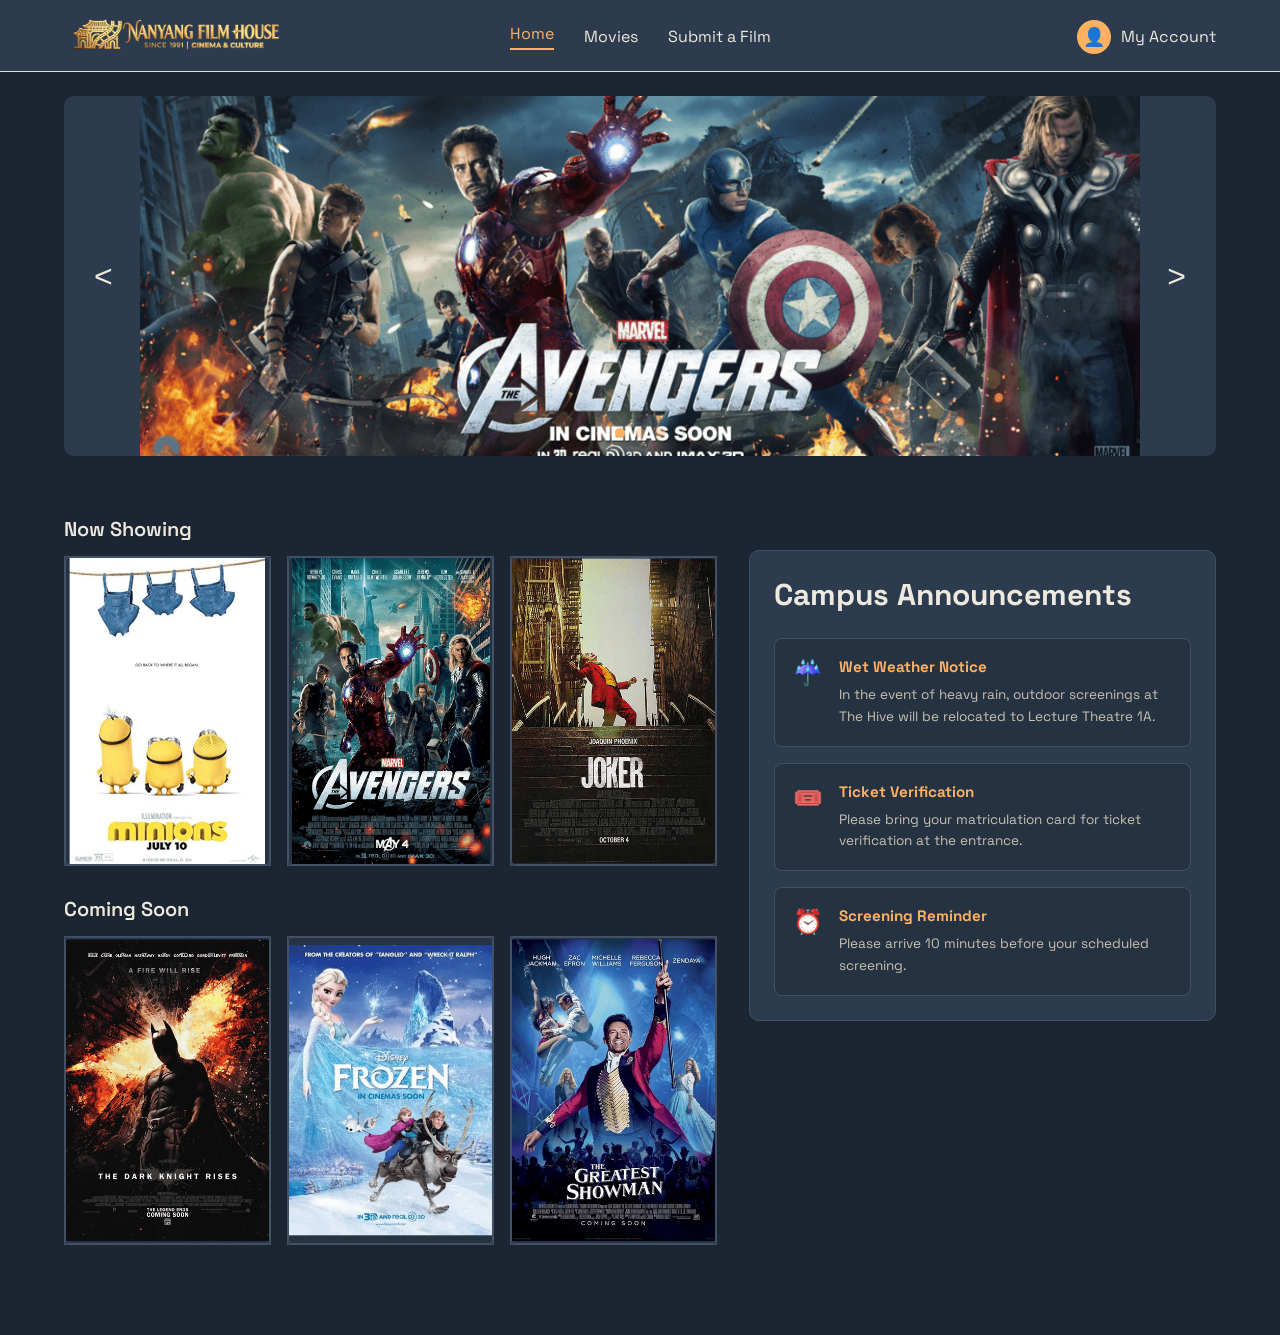
<file: index.html>
<!DOCTYPE html>
<html lang="en">
<head>
    <meta charset="UTF-8">
    <meta name="viewport" content="width=device-width, initial-scale=1.0">

    <title>NTU Films</title>
    <link rel="stylesheet" href="css/style.css">
    <link rel="icon" type="image/png" href="images/favicon-light.png" >
</head>

<body>
    <header>
        <nav class="navbar">
            <a href="index.html" class="logo"> <img src="images/logo/logo-navbar.png" alt="Nanyang Film House"> </a>
            <div class="nav-links">
                <a href="index.html" class="active">Home</a>
                <a href="moviecatalog.html">Movies</a>
                <a href="submit.php">Submit a Film</a>
            </div>
            <a href="account.php" class="navbar-account">
                <!-- &#128100 displays a person silhouette icon -->
                <span class="navbar-avatar" aria-hidden="true"> &#128100; </span>
                <span>My Account</span>
            </a>
            <button class="menu-toggle" id="menu-toggle" aria-label="Open menu" type="button"> &#9776</button>
        </nav>
        <div class="mobile-menu" id="mobile-menu">
            <a href="index.html">Home</a><hr>
            <a href="moviecatalog.html">Movies</a><hr>
            <a href="submit.php">Submit a Film</a><hr>
            <a href="account.php">My Account</a>
            <a href="logout.php" class="logout-btn">Log out</a>
        </div>
    </header>

    <main class="container">
        <!-- hero carousel -->
        <section class="hero-carousel">
            <button class="carousel-btn prev-btn" id="prev-slide" aria-label="Previous Slide">&lt;</button>
            <div class="carousel-content">
                <img src="images/ad/ad avengers.png"
                    class="carousel-image active"
                    alt="Advertisement 1">

                <img src="images/ad/ad joker.png"
                    class="carousel-image"
                    alt="Advertisement 2">

                <img src="images/ad/ad zootopia.png"
                    class="carousel-image"
                    alt="Advertisement 3">
            </div>
            <button class="carousel-btn next-btn" id="next-slide" aria-label="Next Slide">&gt;</button>
            <div class="carousel-dots">
                <button class="carousel-dot active" type="button" aria-label="Show advertisement 1"></button>
                <button class="carousel-dot" type="button" aria-label="Show advertisement 2"></button>
                <button class="carousel-dot" type="button" aria-label="Show advertisement 3"></button>
            </div>
        </section>

        <!-- Horizontal search bar -->
         <!-- <section class="filter-bar">
            <form action="moviescatalog.html" method="get" class="filter-form-horizontal">
                <div class="filter-field">
                    <label for="movie-select"> Select a movie:</label>
                    <select id="movie-select" name="movie">
                        <option value=""> Choose movie...</option>
                        <option value="interstellar">Interstellar</option>
                        <option value="inception">Inception</option>
                    </select>
                </div>
                <div class="filter-field">
                    <label for="location-select"> Select A Location</label>
                    <select id="location-select" name="location">
                        <option value="the hive"> The Hive Rooftop</option>
                        <option value="LT23"> LT23</option>
                    </select>
                </div>
                <div class="filter-field">
                    <label for="datetime-select"> Select A Date and Time</label>
                    <input type="date" id="datetime-select" name="date">
                </div>
                <div class="filter-btn-wrapper">
                    <button type="submit" class="btn btn-search">Filter</button>
                </div>
            </form>
         </section> -->

         <div class="bottom-layout">
            <div class="movies-column">
                <!-- now showing -->
                 <section class="movie-section">
                    <h2 class ="section-title">Now Showing</h2>
                    <div class="movie-grid-3">
                        <article class="movie-card">
                            <a href="moviedetails.html?id=3" class="movie-poster-link">
                                <div class="poster-placeholder"> <img src="images/movie/minionposter.jpg" alt="Minions Screening Poster"> </div>
                            </a>
                        </article>
                        <article class="movie-card">
                            <a href="moviedetails.html?id=4" class="movie-poster-link">
                                <div class="poster-placeholder"> <img src="images/movie/avengers.png" alt="Avengers Screening Poster"> </div>
                            </a>
                        </article>
                        
                        <article class="movie-card">
                            <a href="moviedetails.html?id=2" class="movie-poster-link">
                                <div class="poster-placeholder"> <img src="images/movie/joker.png" alt="Joker Screening Poster"> </div>
                            </a>
                        </article>
                    </div>
                 </section>
                 
                 <!-- coming soon -->
                  <section class="movie-section">
                    <h2 class ="section-title">Coming Soon</h2>
                    <div class="movie-grid-3">
                        <article class="movie-card">
                            <a href="moviedetails.html?id=14" class="movie-poster-link">
                                <div class="poster-placeholder">
                                    <img src="images/coming soon/batman.png"
                                        alt="Batman Poster">
                                </div>
                            </a>
                        </article>
                        <article class="movie-card">
                            <a href="moviedetails.html?id=13" class="movie-poster-link">
                                <div class="poster-placeholder">
                                    <img src="images/coming soon/frozen.png"
                                        alt="Frozen Poster">
                                </div>
                            </a>
                        </article>
                        <article class="movie-card">
                           <a href="moviedetails.html?id=12" class="movie-poster-link">
                                <div class="poster-placeholder">
                                    <img src="images/coming soon/greatestshowman.png"
                                        alt="Greatest Showman Poster">
                                </div>
                            </a>
                        </article>
                    </div>
                 </section>
                 <!--right col: campus annoucements-->
                 

            </div>
                
            <aside class="announcement-card">
                <h2 class="section-title">Campus Announcements</h2>

                <div class="announcement-content">

                    <div class="announcement-item">
                        <span class="announcement-icon">☔</span>
                        <div>
                            <h3>Wet Weather Notice</h3>
                            <p> In the event of heavy rain, outdoor screenings at The Hive will be relocated to Lecture Theatre 1A. </p>
                        </div>
                    </div>

                    <div class="announcement-item">
                        <span class="announcement-icon">🎟️</span>
                        <div>
                            <h3>Ticket Verification</h3>
                            <p> Please bring your matriculation card for ticket verification at the entrance. </p>
                        </div>
                    </div>

                    <div class="announcement-item">
                        <span class="announcement-icon">⏰</span>
                        <div>
                            <h3>Screening Reminder</h3>
                            <p> Please arrive 10 minutes before your scheduled screening. </p>
                        </div>
                    </div>

                </div>
            </aside>

         </div>

    </main>

    <script src="js/script.js"></script>

</body>
</html>
</file>
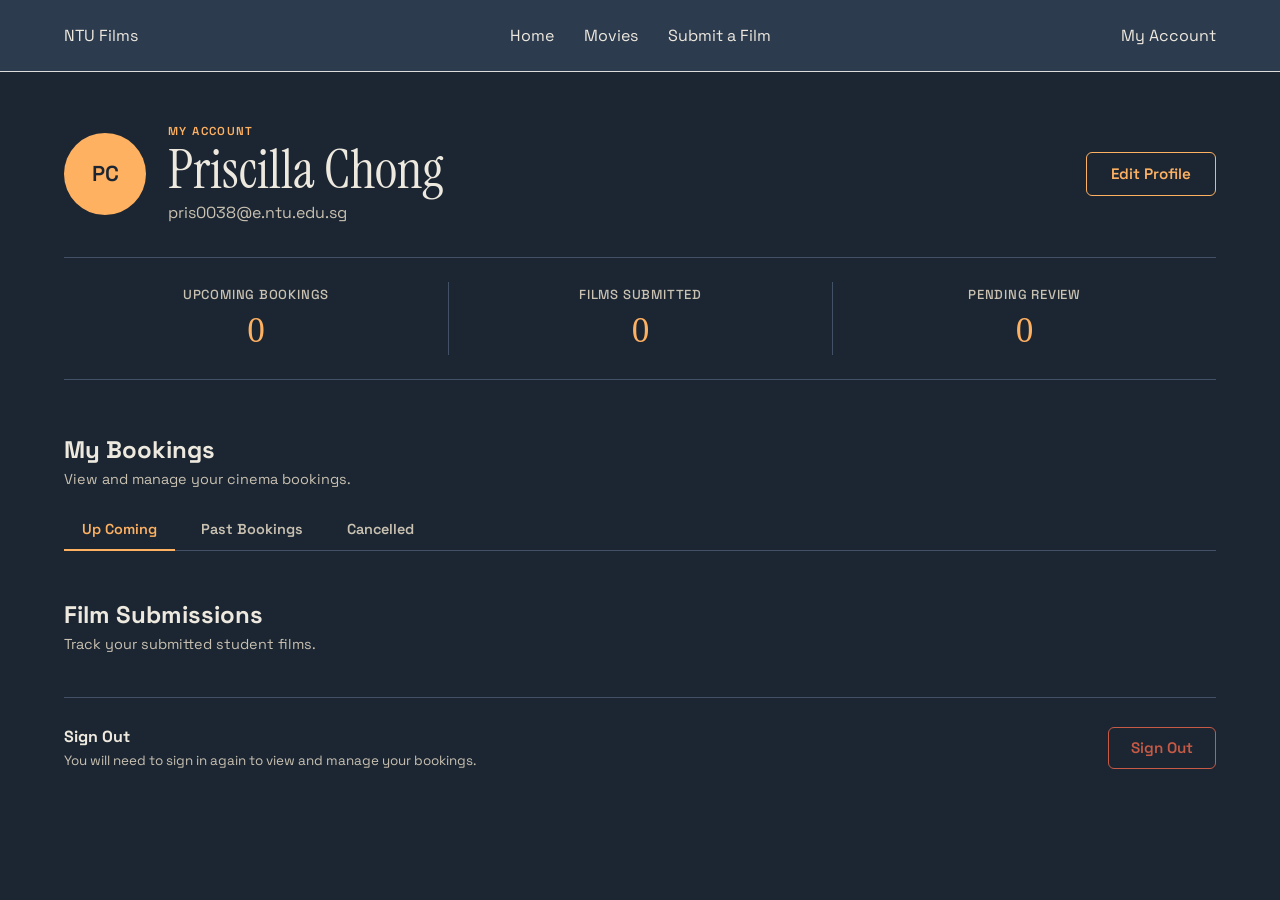
<file: account.html>
<!DOCTYPE html>
<html lang="en">
<head>
    <meta charset="UTF-8">
    <meta name="viewport" content="width=device-width, initial-scale=1.0">
    <title>My Account - NTU Films</title>
    <link rel="stylesheet" href="css/style.css">
</head>
<body>

    <!-- Global Navigation Bar -->
    <header>
        <nav class="navbar">
            <a href="index.html" class="logo">NTU Films</a>
            <div class="nav-links">
                <a href="index.html">Home</a>
                <a href="moviecatalog.html">Movies</a>
                <a href="submit.html">Submit a Film</a>
            </div>
            <a href="account.html" class="account-link active">My Account</a>
        </nav>
    </header>

    <main class="container account-page">
        <!-- profile -->
        <section class="account-profile">
            <div class="profile-avatar" id="profile-avatar">PC</div>
            <div class="profile-information">
                <p class="account-eyebrow">MY ACCOUNT</p>
                <h1 id="profile-name">Priscilla Chong</h1>
                <p id="profile-email">pris0038@e.ntu.edu.sg</p>
            </div>
            <button type="button" class="btn btn-secondary" id="edit-profile-button">Edit Profile</button>
         </section>
         <!-- account -->
         <section class="account-statistics" aria-label="Account overview">
            <div class="account-stats">
                <p>Upcoming Bookings</p>
                <strong id="upcoming-booking-count">0</strong>
            </div>

            <div class="account-stats">
                <p>Films Submitted</p>
                <strong id="film-submission-count">0</strong>
            </div>

            <div class="account-stats">
                <p>Pending Review</p>
                <strong id="pending-review-count">0</strong>
            </div>
            
         </section>
         <!-- my bookings -->
          <section class="account-section booking-history-section">
            <div class="account-section-heading">
                <div>
                    <h2>My Bookings</h2>
                    <p>View and manage your cinema bookings.</p>
                </div>
            </div>
            <div class="booking-tabs" role="tablist" aria-label="Filter bookings">
                <button type="button" class="booking-tab active" id="upcoming-tab" data-status="upcoming" role="tab" aria-selected="true">
                    Up Coming
                </button>
                <button type="button" class="booking-tab" id="past-tab" data-status="past" role="tab" aria-selected="false">
                    Past Bookings
                </button>
                <button type="button" class="booking-tab " id="cancelled-tab" data-status="cancelled" role="tab" aria-selected="false">
                    Cancelled
                </button>
                </div>
                <div class="list" id="account-booking-list" aria-live="polite"></div>
            
          </section>
          <div class="account-lower-layout">
            <section class="account-selection">
                <div class="account-section-heading">
                    <div>
                        <h2>Film Submissions</h2>
                        <p>Track your submitted student films.</p>
                    </div>
                </div>
                <div class="film-submission-list" id="film-submission-list"></div>
            </section>
            
          </div>
          <section class="sign-out-section">
                <div>
                    <h2>Sign Out</h2>
                    <p>You will need to sign in again to view and manage your bookings.</p>
                </div>
                <button type="button" class="btn sign-out-button" id="sign-out-button">Sign Out</button>
            </section>
    </main>
    <!-- cancellation modal -->
     <dialog class="account-modal" id="cancel-booking-modal">
        <div class="account-modal-content">
            <p class="account-modal-label">CANCEL BOOKING</p>
            <h2>Are you sure?</h2>
            <p class="account-modal-message">This booking will be moved to your cancelled bookings.<br>This action cannot be undone</p>
            <div class="cancel-booking-summary">
                <strong id="cancel-movie-title"></strong>
                <span id="cancel-session-details"></span>
            </div>
            <div class="account-modal-actions">
                <button type="button" class="btn btn-secondary" id="keep-booking-button">Keep Booking</button>
                <button type="button" class="btn cancel-confirm-button" id="confirm-cancellation-button">Confirm Cancellation</button>
            </div>
        </div>

     </dialog>
    <script src="js/account.js"></script>
</body>
</html>
</file>
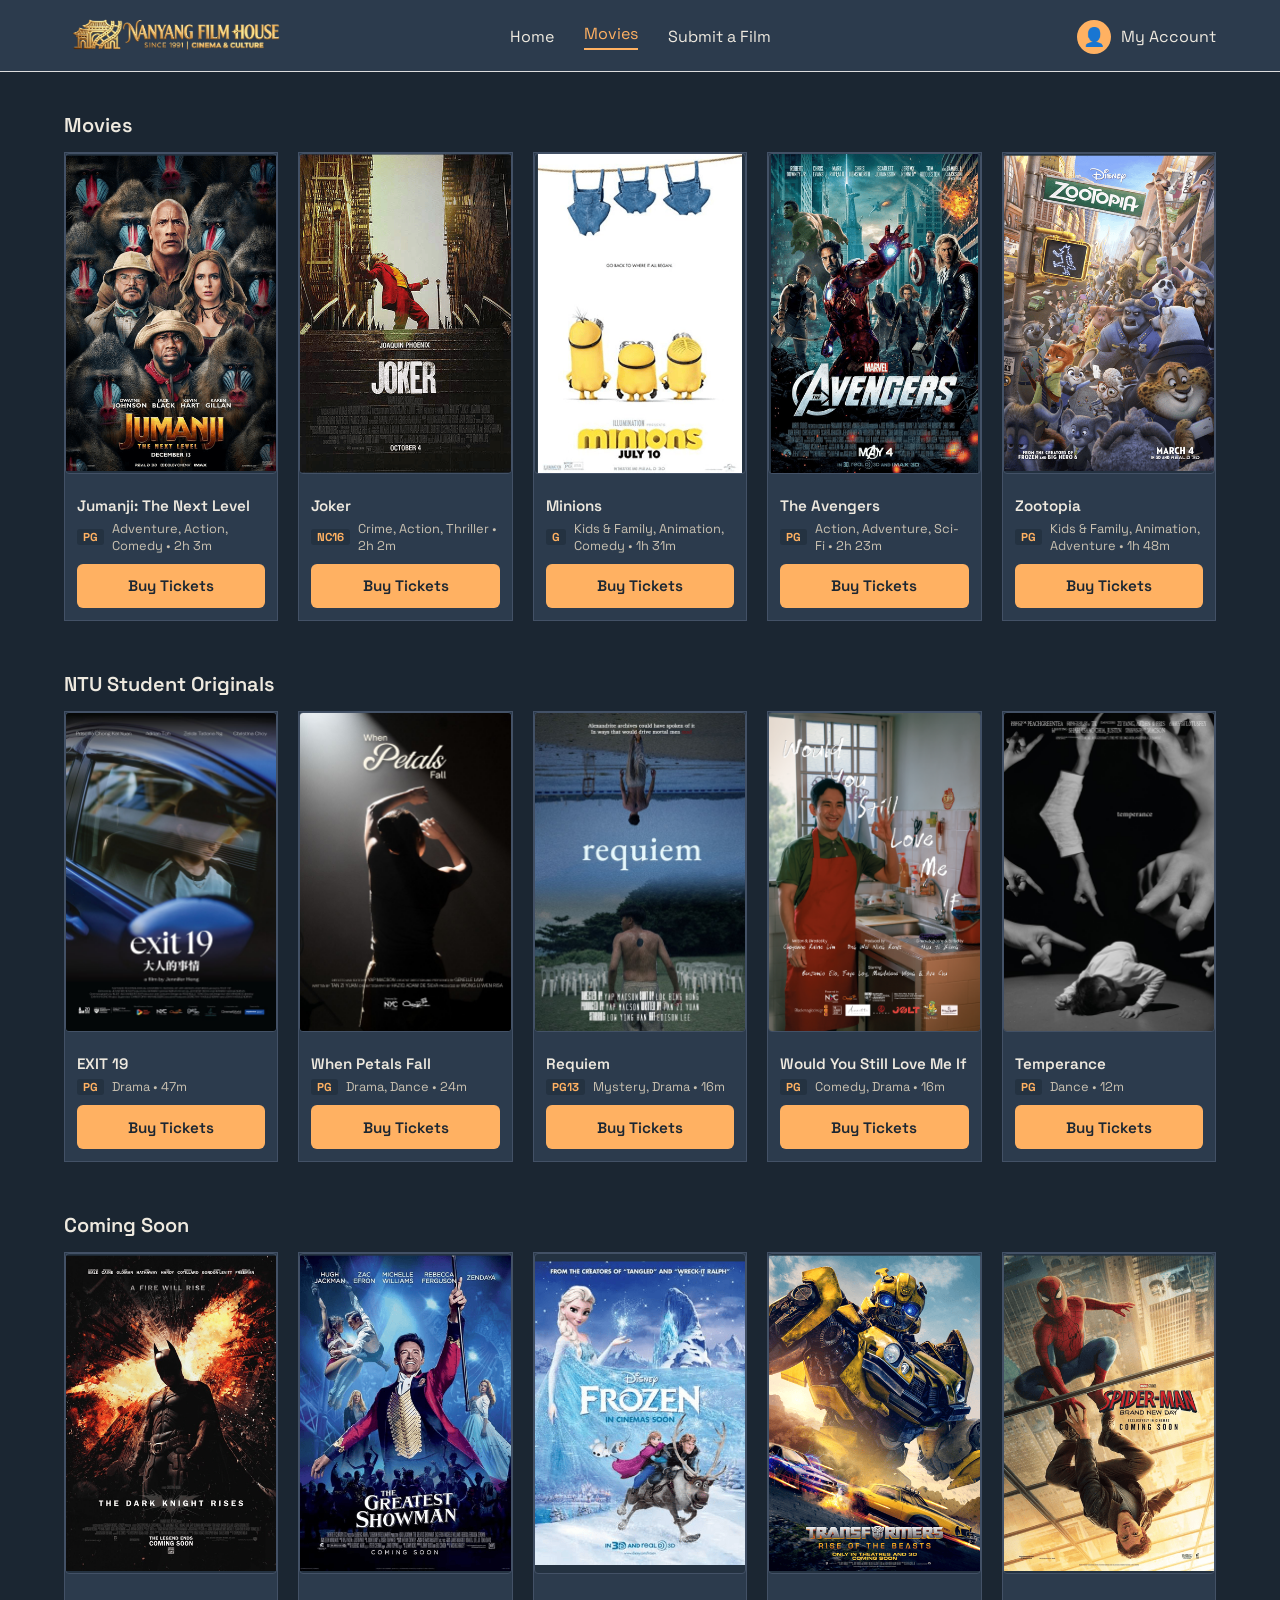
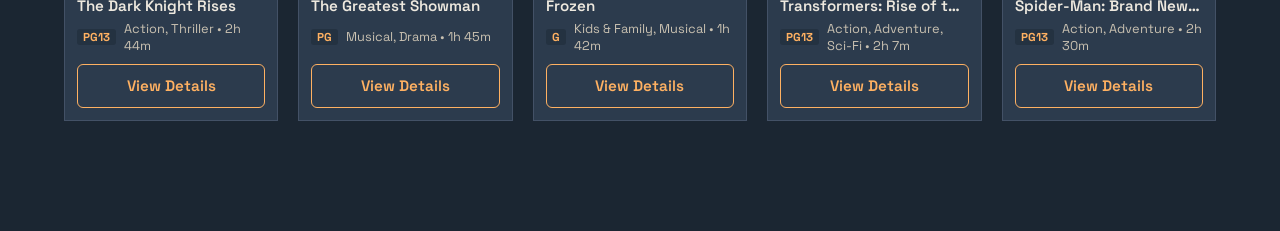
<file: bookingandpayment.html>
<!DOCTYPE html>
<html lang="en">
<head>
    <meta charset="UTF-8">
    <meta name="viewport" content="width=device-width, initial-scale=1.0">
    <title>Film Details - NTU Films</title>
    <link rel="stylesheet" href="css/style.css">
</head>
<body>

    <!-- Global Navigation Bar -->
    <header>
        <nav class="navbar">
            <a href="index.html" class="logo">NTU Films</a>
            <div class="nav-links">
                <a href="index.html">Home</a>
                <a href="moviecatalog.html" >Movies</a>
                <a href="submit.html">Submit a Film</a>
            </div>
            <a href="account.php">My Account</a>
        </nav>
    </header>
    
    <main class ="container booking-container">
        <section class ="booking-summary">
            <a
                href="#"
                class="change-session-link"
                id="change-session-link">
                &larr; Change Session
            </a>
            <p class="booking-step" id="booking-step">
                Step 1 of 2
            </p>
            <h1 id="booking-movie-title">
                Loading movie...
            </h1>
            <p id="booking-session-details">
                Loading session...
            </p>
        </section>
        <!-- SEAT SELECTION -->
         <section class="seat-selection" id="seat-selection">
            <h2>Select Your Seats</h2>
            <p>Select up to six seats.</p>

            <!-- represent the cinema screen -->
             <div class="cinema-screen"> Screen </div>

             <!-- js generate the seat buttons -->
              <div class="seat-map" id="seat-map"></div>
             <!-- seat legend -->
               <div class="seat-legend">
                <div class="legend-item">
                    <span class="legend-seat available"></span>
                    <span>Available</span>
                </div>

                <div class="legend-item">
                    <span class="legend-seat selected"></span>
                    <span>Selected</span>
                </div>

                <div class="legend-item">
                    <span class="legend-seat unavailable"></span>
                    <span>Unavailable</span>
                </div>
                
               </div>
               <!-- display the total and selected seats -->
                <div class="seat-order-summary">
                    <div>
                        <span>Selected Seats</span>
                        <strong id="selected-seats">None</strong>
                    </div>
                    <div>
                        <span>Tickets</span>
                        <strong id="ticket-count">0</strong>
                    </div>
                    <div>
                        <span>Total: $</span>
                        <strong id="booking-total">0.00</strong>
                    </div>
                </div>

                <!-- keep disabled until user selects ATLEAST one seat -->
                <div class="booking-actions">
                    <button
                        type="button"
                        class="btn btn-primary"
                        id="continue-payment"
                        disabled>
                        Continue to payment
                    </button>
                </div>
                </section>
         </section>
         <!-- PAYMENT -->
         <section
            class="payment-section"
            id="payment-section"
            hidden
         >
            <h2>Payment</h2>
            <p>Review your booking before paying.</p>

            <!-- booking summary display -->
             <div class="payment-summary">
                <div>
                    <span>Movie:</span>
                    <strong id="payment-movie"></strong>
                </div>
                <div>
                    <span>Session:</span>
                    <strong id="payment-session"></strong>
                </div>
                
                <div>
                    <span>Seats:</span>
                    <strong id="payment-seats"></strong>
                </div>
                
                <div>
                    <span>Total:</span>
                    <strong id="payment-total">0.00</strong>
                </div>
                
             </div>
             <!-- prototype payment form -->
             <form id="payment-form" action="process-booking.php" method="post">
                <!-- Booking information filled by JavaScript before submission -->
                    <input type="hidden" id="form-movie-id" name="movieId">
                    <input type="hidden" id="form-movie-title" name="movieTitle">
                    <input type="hidden" id="form-location" name="location">
                    <input type="hidden" id="form-date" name="screeningDate">
                    <input type="hidden" id="form-time" name="screeningTime">
                    <input type="hidden" id="form-seats" name="selectedSeats">
                    <input type="hidden" id="form-total" name="totalAmount">
                <div class="form-field">
                    <label for="booker-email">NTU Email</label>
                    <input type="email" id="booker-email" name="bookerEmail" placeholder="username@e.ntu.edu.sg" required>
                    <label for="cardholder-name"> Name on card </label>
                    <input type="text" id="cardholder-name" required>
                </div>
                <div class="form-field">
                    <label for="card-number"> Card number </label>
                    <input type="text" id="card-number" inputmode="numeric" maxlength="19" required >
                </div>
                <div class="payment-form-row">
                    <div class="form-field">
                      <label for="card-expiry">Expiry</label>
                    <input type="text" id="card-expiry" placeholder="MM/YY" maxlength="5" required>
                      
                    </div>
                    <div class="form-field">
                      <label for="card-cvv">CVV</label>
                    <input type="password" id="card-cvv" inputmode="numeric" maxlength="3" required>
                  
                    </div>
                    
                </div>
                

                <div class="booking-actions">
                    <button
                    type="button"
                    class="btn btn-primary"
                    id="back-to-seats"
                    >Back To Seats</button>
                
                    <button
                    type="submit"
                    class="btn btn-primary"
                    >Pay Now</button>
                </div>
             </form>
         </section>
    </main>

    <!-- BOOKING CONFIRMATION MODAL -->
     <dialog class="confirmation-modal" id="confirmation-modal">
        <div class="confirmation-content">
            <div class="confirmation-icon" aria-hidden="true">
                &#10003
            </div>
            <p class="confirmation-label">
                Payment Sucessful
            </p>
            <h2>Booking Confirmed!</h2>
            <p class="confirmation-message">
                Your booking details have been recorded.<br>
                A confrimation will be sent to your registered Outlook email
            </p>

            <div class="confirmation-details">
                <!-- <div>
                    <span>Movie</span>
                    <strong id="confirmation-movie"></strong>
                </div>
                <div>
                    <span>Session</span>
                    <strong id="confirmation-session"></strong>
                </div>
                 <div>
                    <span>Seats</span>
                    <strong id="confirmation-seats"></strong>
                </div>
                 <div>
                    <span>Total Paid</span>
                    <strong id="confirmation-total"></strong>
                </div> -->
                 <div>
                    <span>Booking reference</span>
                    <strong id="confirmation-ref"></strong>
                </div>
                
            </div>
         <div class="confirmation-actions">
             <a href="account.php" class="btn btn-primary">
                 View My Bookings
             </a>

             <a href="moviecatalog.html" class="btn btn-secondary">
                   Back to Movies
             </a>
        </div>

        </div>
     </dialog>

  
        <!-- load movie data bfr the page logic -->
    <script src="js/movie-data.js"></script>
        <!-- controls this booking page -->
    <script src="js/bookingandpayment.js"></script>
</body>
</html>
</file>
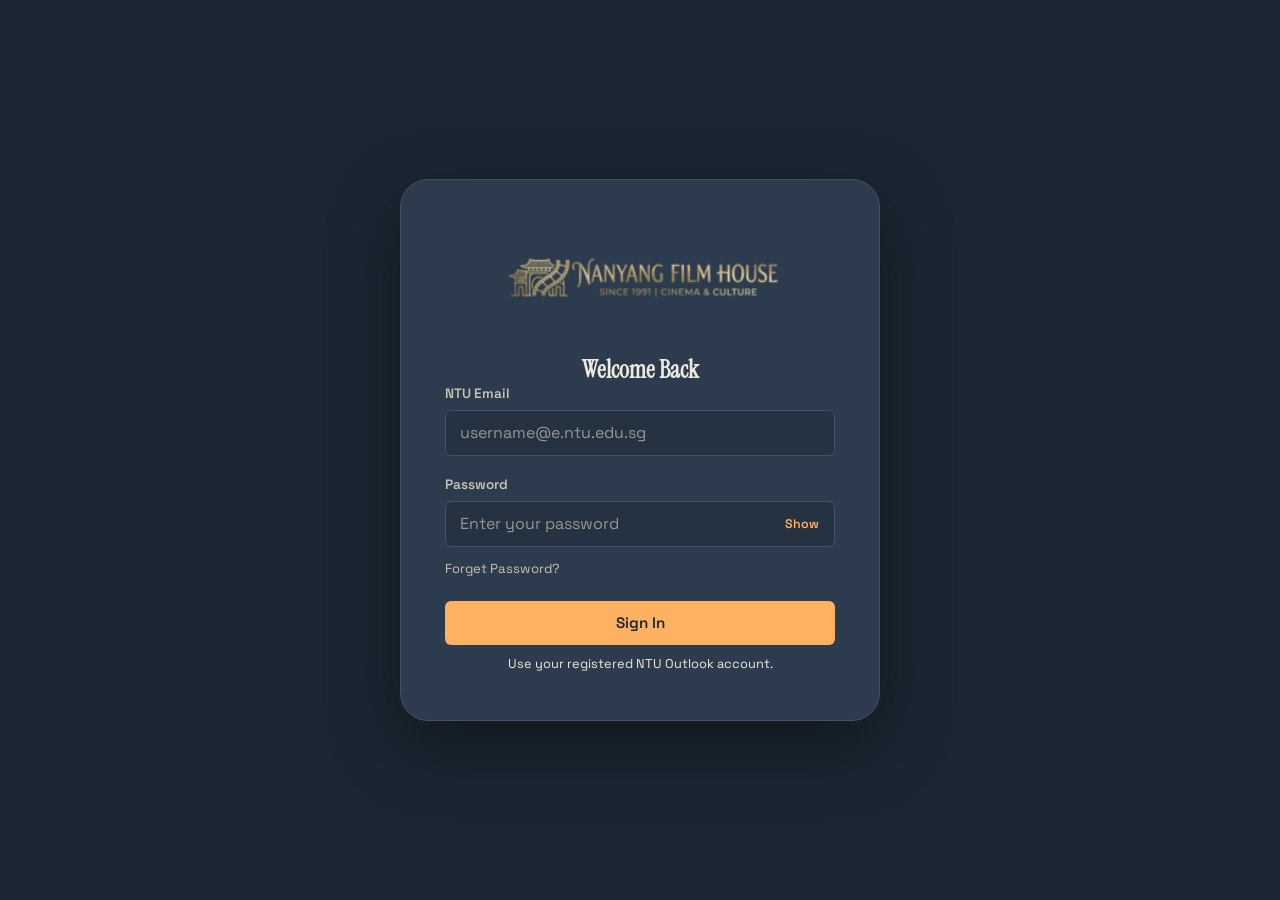
<file: login.html>
<!DOCTYPE html>
<html lang="en">
<head>
    <meta charset="UTF-8">
    <meta name="viewport" content="width=device-width, initial-scale=1.0">
    <title>Sign In - NTU Films</title>
    <link rel="stylesheet" href="css/style.css">
</head>



<body>
    <main class="login-page">
    <div class="login-overlay"></div>
        <section class="login-card">

        <a href="index.html" class="login-logo">
            <img src="images/logo/logo-dark.png" alt="Nanyang Film House" >
        </a>

        <h1>Welcome Back</h1>

        <!-- <p class="login-description">
            Sign in with your NTU account to book tickets,
            view your bookings and submit student films.
        </p> -->

        <form class="login-form" id="login-form">
            <div class="login-field">
                <label for="login-email">
                    NTU Email
                </label>
                <input type="email" id="login-email" name="email" placeholder="username@e.ntu.edu.sg" autocomplete="username" required >
            </div>
            <div class="login-field">
                <label for="login-password">
                    Password
                </label>
                <div class="password-input-wrapper">
                    <input type="password" id="login-password" name="password" placeholder="Enter your password" autocomplete="current-password" minlength="8" required>
                    <button type="button" class="password-toggle" id="password-toggle" aria-label="Show password">
                            Show
                    </button>
                </div>
                
            </div>
                <div class="login-options">
                    <!-- <label class="remember-option">
                        <input type="checkbox" id="remember-me">
                        <span>Remember me</span>
                    </label> -->
                    <a href="#" class="forget-pw-link">Forget Password?</a>
                </div>

            <p class="login-error" id="login-error" hidden></p>
            <button type="submit" class="btn btn-primary login-submit-btn">
                Sign In
            </button>
        </form>

        <p class="login-help">
            Use your registered NTU Outlook account.
        </p>

        

    </section>
</main>

    <script src="js/login.js"></script>
</body>
</html>
</file>
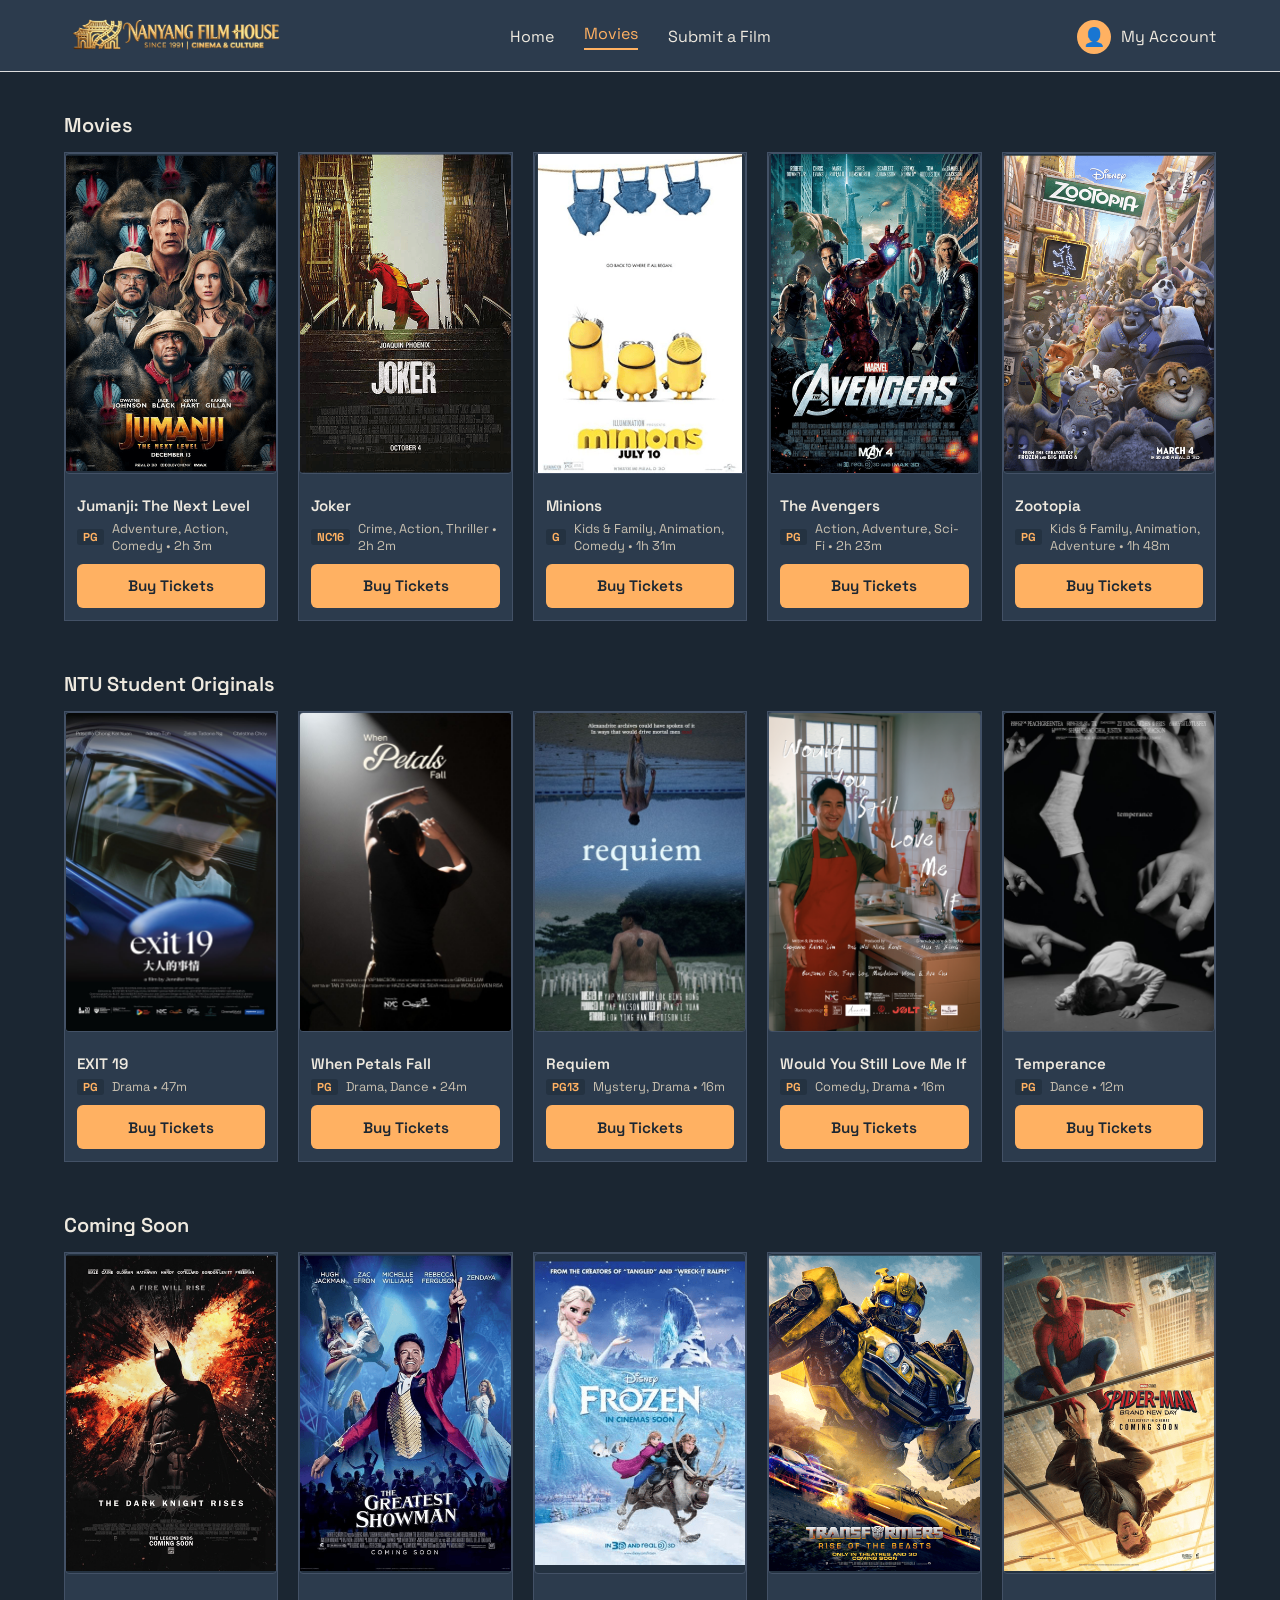
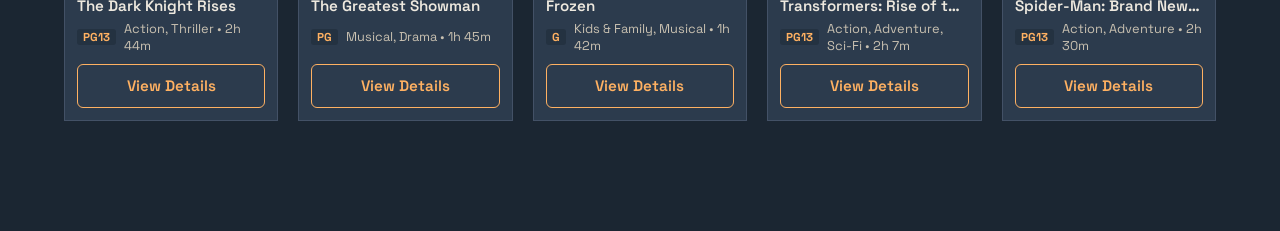
<file: moviecatalog.html>
<!DOCTYPE html>
<html lang="en">
<head>
    <meta charset="UTF-8">
    <meta name="viewport" content="width=device-width, initial-scale=1.0">
    <title>Film Details - NTU Films</title>
    <link rel="stylesheet" href="css/style.css">
    <link rel="icon" type="image/png" href="images/favicon-light.png" >
</head>
<body>

    <!-- Global Navigation Bar -->
   <header>
        <nav class="navbar">
            <a href="index.html" class="logo"> <img src="images/logo/logo-navbar.png" alt="Nanyang Film House"> </a>
            <div class="nav-links">
                <a href="index.html">Home</a>
                <a href="moviecatalog.html"  class="active">Movies</a>
                <a href="submit.php">Submit a Film</a>
            </div>
            <a href="account.php" class="navbar-account">
                <!-- &#128100 displays a person silhouette icon -->
                <span class="navbar-avatar" aria-hidden="true"> &#128100; </span>
                <span>My Account</span>
            </a>
        <button class="menu-toggle" id="menu-toggle" aria-label="Open menu" type="button"> &#9776</button>
        </nav>
        <div class="mobile-menu" id="mobile-menu">
            <a href="index.html">Home</a><hr>
            <a href="moviecatalog.html">Movies</a><hr>
            <a href="submit.php">Submit a Film</a><hr>
            <a href="account.php">My Account</a>
            <a href="logout.php" class="logout-btn">Log out</a>
        </div>
    </header>

    <!-- Main Container -->
    <main class="container catalog-container">
        <!-- 1. MOVIES -->
            <section class="catalog-section">
                <h2 class="section-title">Movies</h2>
                <div class="movie-grid-5" id="movies-list"></div>
            </section>

            <!-- 2. NTU STUDENT ORIGINALS -->
            <section class="catalog-section">
                <h2 class="section-title">NTU Student Originals</h2>
                <div class="movie-grid-5" id="student-originals-list"></div>
            </section>

            <!-- 3. COMING SOON -->
            <section class="catalog-section">
                <h2 class="section-title">Coming Soon</h2>
                <div class="movie-grid-5" id="coming-soon-list"></div>
            </section>
    </main>

    <script src="js/movie-data.js"></script>
    <script src="js/moviecatalog.js"></script>
    <script src="js/script.js"></script>

</body>
</html>
</file>
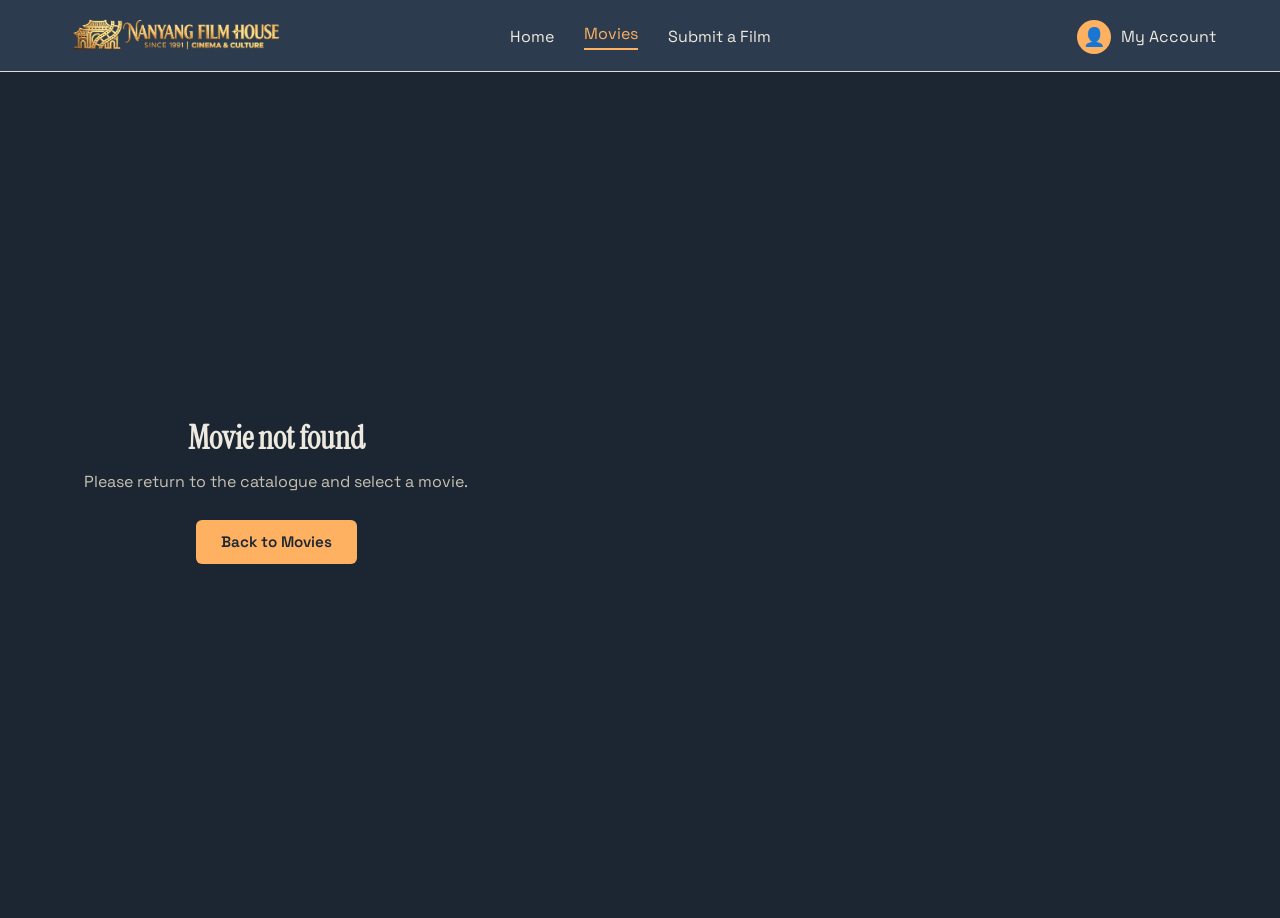
<file: moviedetails.html>
<!DOCTYPE html>
<html lang="en">
<head>
    <meta charset="UTF-8">
    <meta name="viewport" content="width=device-width, initial-scale=1.0">
    <title>Film Details - NTU Films</title>
    <link rel="stylesheet" href="css/style.css">
    <link rel="icon" type="image/png" href="images/favicon-light.png" >

</head>
<body>

    <!-- Global Navigation Bar -->
    <header>
        <nav class="navbar">
            <a href="index.html" class="logo"> <img src="images/logo/logo-navbar.png" alt="Nanyang Film House"> </a>
            <div class="nav-links">
                <a href="index.html">Home</a>
                <a href="moviecatalog.html"  class="active">Movies</a>
                <a href="submit.php">Submit a Film</a>
            </div>
            <a href="account.php" class="navbar-account">
                <!-- &#128100 displays a person silhouette icon -->
                <span class="navbar-avatar" aria-hidden="true"> &#128100; </span>
                <span>My Account</span>
            </a>
            <button class="menu-toggle" id="menu-toggle" aria-label="Open menu" type="button"> &#9776</button>
        </nav>
        <div class="mobile-menu" id="mobile-menu">
            <a href="index.html">Home</a><hr>
            <a href="moviecatalog.html">Movies</a><hr>
            <a href="submit.php">Submit a Film</a><hr>
            <a href="account.php">My Account</a>
            <a href="logout.php" class="logout-btn">Log out</a>
        </div>
    </header>

    
    <!-- js inserts the selected movie poster info here -->

    <main class="container movie-details-container">

    <!--
        JavaScript inserts the selected movie information here:
        poster, title, synopsis, director and cast.
    -->
    <div id="movie-details"></div>

    <!--
        The showtimes section appears below the movie information.
        The user chooses a location, date and time here.
    -->
    <section class="showtimes-section" id="showtimes" hidden>
        <h2>Showtimes</h2>

        <!-- Location selection -->
        <div class="showtime-field">
            <label for="location-select">Location</label>

            <select id="location-select">
                <option value="north-spine">
                    North Spine Cinema
                </option>

                <option value="south-spine">
                    South Spine Cinema
                </option>
            </select>
        </div>

        <!-- Available sessions -->
        <div class="showtime-date-group">
            <div class="showtime-date-heading">
                <h3>10 sept</h3>
                
            </div>
            <div class="showtime-options">
                <button
                    type="button"
                    class="showtime-option"
                    data-date="2026-09-10"
                    data-time="19:00">
                    7pm
                </button>
                <button
                    type="button"
                    class="showtime-option"
                    data-date="2026-09-10"
                    data-time="21:00">
                    9pm
                </button>
            </div>
        </div>    
        <div class="showtime-date-group">
            <div class="showtime-date-heading">
                <h3>11 sept</h3>
                
            </div>
            <div class="showtime-options">
                <button
                    type="button"
                    class="showtime-option"
                    data-date="2026-09-11"
                    data-time="19:00">
                    7pm
                </button>
                <button
                    type="button"
                    class="showtime-option"
                    data-date="2026-09-11"
                    data-time="21:00">
                    9pm
                </button>
            </div>
        </div>
        <div class="showtime-date-group">
            <div class="showtime-date-heading">
                <h3>12 sept</h3>
                
            </div>
            <div class="showtime-options">
                <button
                    type="button"
                    class="showtime-option"
                    data-date="2026-09-12"
                    data-time="19:00">
                    7pm
                </button>
                <button
                    type="button"
                    class="showtime-option"
                    data-date="2026-09-12"
                    data-time="21:00">
                    9pm
                </button>
        </div>
        </div>
        <div class="selected-session" id="selected-session" hidden>
            <p id="selected-session-text"></p>
        </div>
        <button
            type="button"
            class="btn btn-primary continue-booking-btn"
            id="continue-booking"
            disabled>
            Continue to Seat Selection
        </button>
        
    </section>

</main>

    <!-- js loads the movie array first. moviedetails.js needs this data to find the selected movie -->
    <script src="js/movie-data.js"></script>

    <!-- reads the url id and insert the correct movie into the page -->
    <script src="js/moviedetails.js"></script>
    <script src="js/script.js"></script>
</body>
</html>
</file>
<file: css/style.css>
/* ========================= FONTS ========================= */
@font-face { font-family: "Space Grotesk"; src: url("../fonts/Space_Grotesk/SpaceGrotesk-VariableFont_wght.ttf") format("truetype"); font-weight: 300 700; font-style: normal; }
@font-face { font-family: "Instrument Serif"; src: url("../fonts/Instrument_Serif/InstrumentSerif-Regular.ttf") format("truetype"); font-weight: 400; font-style: normal; }
@font-face { font-family: "Instrument Serif"; src: url("../fonts/Instrument_Serif/InstrumentSerif-Italic.ttf") format("truetype"); font-weight: 400; font-style: italic; }

:root {
    /* ========================= COLOUR PALETTE ========================= */

     --palladian: #EEE9DF;   /* palladian */
    --oatmeal: #C9C1B1;
    --blue-fantastic: #2C3B4D;
    --burning-flame: #FFB162;
    --truffle-trouble: #A35139;
    --abyssal-blue: #1B2632;
    /* Status colours */
    --red: #C65A46;
    --green: #5F7D62;
    --green-dark: #293B2D;
    --red-dark: #4A2926;


    /* ========================= DARK THEME - DEFAULT ========================= */

    --background: var(--abyssal-blue);

    --surface: var(--blue-fantastic);
    --surface-muted: #243241;

    --text-primary: var(--palladian);
    --text-secondary: var(--oatmeal);

    --primary: var(--burning-flame);
    --primary-dark: var(--truffle-trouble);

    --accent: var(--burning-flame);
    --accent-dark: var(--truffle-trouble);

    --border: #435166;

    --success: var(--green);
    --danger: var(--red);
}

html {scroll-behavior:smooth;}
* { box-sizing: border-box; margin: 0; padding: 0; }
body { font-family: "Space Grotesk", sans-serif; background-color: var(--background); color: var(--text-primary); }
html, body { margin:0; padding:0;}
.container { width: 90%; max-width: 1200px; margin: 0 auto; }
.movie-card { background-color: var(--surface); color: var(--text-primary); border: 1px solid var(--border); }
header { position: sticky; top:0; z-index:1000; width:100%; background-color: var(--surface)}

/* ========================= NAVIGATION ========================= */
.navbar { display: grid; grid-template-columns: 1fr auto 1fr; align-items: center; height: 72px; padding: 0 5%;  border-bottom: 1px solid #ddd;background-color: var(--surface)}
.navbar .logo { justify-self: start; }
.nav-links { display: flex; align-items: center; justify-content: center; gap: 30px; }
.navbar > a:last-child { justify-self: end; }
.navbar a { color: var(--text-primary); text-decoration: none; }
.navbar .logo { justify-self: start; }
.navbar .logo img { display:block; width:220px; max-width:100%; height:auto; object-fit:contain;}
.navbar-account { display: inline-flex; align-items: center; justify-content: flex-end; gap: 10px; }
.navbar-avatar { display: inline-flex; align-items: center; justify-content: center; width: 34px; height: 34px; border-radius: 50%; background-color: var(--primary); color: var(--palladian); font-size: 18px; flex-shrink: 0; }
.navbar-account:hover .navbar-avatar { background-color: var(--palladian); }
.menu-toggle { display: none; background: transparent; border: none; color: var(--text-primary); font-size: 1.8rem; cursor: pointer; }
.mobile-menu { display: none; flex-direction: column; gap: 12px; background-color: var(--surface); padding: 16px 20px; border-top: 1px solid var(--border); }
.mobile-menu a { color: var(--text-primary); margin-bottom: 10px;text-decoration: none; font-size: 1rem; }
.mobile-menu a:hover { color: var(--primary); }
.logout-btn { display: inline-block; margin-top: 8px; padding: 10px 14px; background-color: var(--red); color: white !important; border-radius: 8px; text-align: center; }
.mobile-menu.show { display: flex; }
.movile-menu hr {border:none; border-top: 1px solid var(--border); color: var(--border)}



/* ========================= HOME ========================= */
.hero { min-height: 350px; display: flex; flex-direction: column; align-items: center; justify-content: center; text-align: center; }
h1, .hero-title, .featured-title { font-family: "Instrument Serif", serif; }

/* Hero Advertisement Carousel */
.hero-carousel { position: relative; width: 100%; height: 360px; margin: 24px auto; overflow: hidden; border-radius: 10px; background-color: var(--surface); }
.carousel-content { position: relative; width: 100%; height: 100%; }
.carousel-image { position: absolute; inset: 0; width: 100%; height: 100%; object-fit: cover; opacity: 0; transition: opacity 0.5s ease; }
.carousel-image.active { opacity: 1; }
.carousel-btn { border-radius: 20% ;position: absolute; top: 50%; transform: translateY(-50%); z-index: 2; background: transparent; border: none; box-shadow: none; color: var(--text-primary); font-size: 2rem; padding: 10px 15px; cursor: pointer; transition: color 0.2s ease; }.prev-btn { left: 15px; }
.next-btn { right: 15px; }
.carousel-btn:hover { background-color: var(--primary); transform: translateY(-50%) scale(1.15)}
.carousel-dots { position: absolute; bottom: 18px; left: 50%; transform: translateX(-50%); display: flex; gap: 10px; z-index: 3; }
.carousel-dot { width: 10px; height: 10px; border: none; border-radius: 50%; background-color: rgba(255, 177, 98, 0.4); cursor: pointer; }
.carousel-dot.active { background-color: var(--primary); }

/* filter bar */
.filter-bar{ width:100%; background-color:var(--surface); border: 1px solid var(--border); border-radius: 8px; padding: 18px 24px; margin-bottom:36px }
.filter-form-horizontal { display:flex; align-items: flex-end; gap: 20px;}
.filter-field{flex:1; } /*displays the three input evenly*/
.filter-field label{ display:block; font-size:0.82rem; color: var(--text-secondary); margin-bottom: 6px; font-weight:500}
.filter-field select, .filter-field input { width:100%; height: 38px; padding: 0 12px; background-color: var(--surface-muted); border:1px solid var(--border); border-radius:4px; color: var(--text-primary); font-size:0.9rem; }
.filter-btn-wrapper {display: flex; align-items:flex-end}
.btn-search {height:38px; padding: 0 24px; background-color:var(--primary);color: var(--abyssal-blue); border:none; border-radius:4px; cursor:pointer;transition: opacity 0.2s;}
.btn-search:hover {opacity:0.9;}

/* bottom layout */
.bottom-layout { display:grid; grid-template-columns: 1.4fr 1fr; gap:32px; align-items: start; margin: 60px 0;} /* left movie section 58%, annoucements 42%*/
.section-title{font-size: 1.25rem; font-weight:600; margin-bottom:14px; color: var(--text-primary);}
.movie-section{margin-bottom:30px;}
.movie-grid-3 {display:grid; grid-template-columns: repeat(3, 1fr); gap: 16px; align-items:start; }

.movie-grid { margin-top: 20px; display: grid; grid-template-columns: repeat(4, 1fr); gap: 24px; }
.poster-placeholder { width: 100%; aspect-ratio: 2 / 3; background-color: var(--surface-muted); border: 1px solid var(--border); border-radius: 4px; overflow: hidden; /* Cuts off any overflow outside the border */ display: flex; align-items: center; justify-content: center; font-size: 0.9rem; color: var(--text-secondary); }.movie-card h3 { margin-top: 10px; }
.movie-card p { margin: 5px 0 10px; }
.poster-placeholder img { width: 100%; height: 100%; object-fit: cover; /* Crops edges cleanly if the aspect ratio is slightly off */ display: block; }

/* campus announcement box */
.announcement-card { background-color: var(--surface); border: 1px solid var(--border); border-radius: 10px; padding: 24px; margin-top: calc(1.25rem + 14px); }
.announcement-card .section-title { margin-bottom: 24px; font-weight: 700; font-size: 30px}
.announcement-content { display: flex; flex-direction: column; gap: 16px; }
.announcement-item { display: flex; align-items: flex-start; gap: 16px; padding: 18px; background-color: var(--surface-muted); border: 1px solid var(--border); border-radius: 8px; }
.announcement-icon { font-size: 1.5rem; flex-shrink: 0; }
.announcement-item h3 { color: var(--primary); font-size: 0.95rem; margin-bottom: 8px; }
.announcement-item p { color: var(--text-secondary); font-size: 0.85rem; line-height: 1.6; }


/* ========================= MOVIE CATALOG========================= */
.catalog-container{padding: 40px 0 60px;}
.catalog-section{margin-bottom: 50px;}
.movie-grid-5{display:grid; grid-template-columns: repeat(5,1fr); gap:20px; align-items:start;}

.movie-poster-link {display:block;}
.movie-title-link {color:var(--text-primary); text-decoration: none;}
.movie-title-link:hover {color:var(--primary);}
.movie-poster-link img {transition:transform 0.25s ease;}
.movie-poster-link img:hover {transform:scale(1.05);}

.movie-meta{padding: 12px}
.movie-title{font-size:0.95rem; font-weight: 600; color:var(--text-primary);white-space: nowrap;overflow:hidden;text-overflow:ellipsis}
.movie-info{font-size:0.8rem; color:var(--text-secondary); margin:6px 0 12px; display:flex; align-items:center ;gap: 8px;}
.badge {background-color:var(--surface-muted); border:1px; color:var(--primary);padding: 1px 6px; border-radius:3px;font-size:0.72rem;font-weight:bold}
.movie-grid-5 { align-items: stretch; }
.movie-grid-5 .movie-card { display: flex; flex-direction: column; height: 100%; min-width: 0; }
.movie-grid-5 .movie-poster-link { display: block; width: 100%; flex-shrink: 0; }
.movie-grid-5 .poster-placeholder { position: relative; width: 100%; height: 0; padding-bottom: 150%; overflow: hidden; display: block; }
.movie-grid-5 .poster-placeholder img { position: absolute; top: 0; left: 0; width: 100%; height: 100%; object-fit: cover; display: block; }
.movie-grid-5 .movie-meta { display: flex; flex-direction: column; flex: 1; min-width: 0; }
.movie-grid-5 .movie-info { flex: 1; }
.movie-grid-5 .movie-meta .btn { margin-top: auto; }

/* ========================= SHARED BUTTON STYLE ========================= */
.btn { display: inline-flex; align-items: center; justify-content: center; min-height: 44px; padding: 0 24px; border: 1px solid transparent; border-radius: 6px; color: inherit; font-family: "Space Grotesk", sans-serif; font-size: 0.95rem; font-weight: 600; line-height: 1; text-decoration: none; cursor: pointer; transition: background-color 0.2s ease, color 0.2s ease, border-color 0.2s ease, transform 0.2s ease; }
.btn-primary {background-color:var(--primary); color: var(--abyssal-blue); }
.btn-primary:hover {background-color:var(--palladian); transform:translateY(-1px);}
.btn-secondary {background-color:transparent; border-color: var(--primary) ;color: var(--primary);}
.btn-secondary:hover {background-color:var(--primary); color: var(--abyssal-blue); transform:translateY(-1px);}
.btn-block{width:100%}
.nav-links a.active {color: var(--primary);border-bottom: 2px solid var(--primary); padding-bottom: 4px;}
.account-link active {color: var(--primary);border-bottom: 2px solid var(--primary); padding-bottom: 4px;}

.details-actions { display:flex; margin-top:28px}


/* ========================= MOVIE DETAILS ========================= */
.movie-details-container {padding: 0 0 10px;}
#movie-details { min-height: calc(100vh - 64px); display:flex; align-items:center;}
.movie-details {display:grid; grid-template-columns:minmax(220px,321px) 1fr; gap:48px; align-items:start;}
.details-poster { width: 100%; max-width: 320px; }
.details-poster img { display: block; width: 100%; aspect-ratio: 2 / 3; object-fit: cover; border: 1px solid var(--border); border-radius: 8px; }
.details-content h1 { margin: 12px 0 8px; color: var(--text-primary); font-family: "Instrument Serif", serif; font-size: clamp(2.4rem, 5vw, 4rem); font-weight: 400; line-height: 1; }
.details-meta { margin-bottom: 36px; color: var(--text-secondary); font-size: 0.95rem; } 
.details-content h2 { margin: 26px 0 8px; color: var(--primary); font-size: 0.85rem; font-weight: 600; letter-spacing: 0.08em; text-transform: uppercase; }
.details-content p { max-width: 680px; color: var(--text-secondary); font-size: 1rem; line-height: 1.7; }
.details-content h2:first-of-type { padding-top: 28px; border-top: 1px solid var(--border); } /* a divider before the first information section */

.movie-not-found {padding:100px 20px; text-align:center;}
.movie-not-found p{margin: 12px 0 28px; color: var(--text-secondary);}


.details-action {display: flex; gap:12px; margin-top:36px}
.details-actions .btn {min-width:160px; padding: 0 28px}

/* showtimes */
.showtimes-section {width:100%; margin-top:34px; min-height:calc(100vh - 62px); padding: 40px 80px 0 80px ; background-color:var(--surface); border:1px solid var(--border);border-radius:10px; scroll-margin-top: 32px; display:block}
.showtimes-section[hidden] {display:none;}
.show-section > h2 {margin-bottom: 28px; color:var(--text-primary); font-size: 3.2rem; font-weight:500; margin-top: 20px;}
.showtime-field label { display:block; margin-bottom:10px; color:var(--text-secondary);font-size:0.8rem; font-weight:600; letter-spacing:0.6em; text-transform:uppercase;}
.showtime-field select{ width: 100%; height:44px; padding: 0 14px; background-color:var(--surface-muted);color:var(--text-primary); border: 1px solid var(--border); border-radius:6px; font: inherit; cursor: pointer;}
.showtime-date-group {padding:24px; border-top:1px solid var(--border);border-bottom: 1px solid var(--border)}
.showtime-date-group:first-child{padding-top:0; border-top:none;}
.showtime-date-group:last-child{border-bottom:none;}
.showtime-date-heading{display:flex; align-items:baseline; gap:8px; margin-bottom:16px;}
.showtime-date-heading h3 {color:var(--text-primary); font-size:1.1rem; font-weight:600;}
.showtime-options{display:flex; flex-wrap:wrap; gap:12px;}
.showtime-option { min-width: 110px; min-height: 44px; padding: 0 18px; background-color: transparent; color: var(--primary); border: 1px solid var(--primary); border-radius: 6px; font: inherit; cursor: pointer; }
.showtime-option:hover { background-color: var(--surface-muted); }
.showtime-option.selected { background-color: var(--primary); color: var(--abyssal-blue); }
.showtime-option:disabled { opacity: 0.45; cursor: not-allowed; background-color:var(--surface-muted); color: var(--text-secondary) }
.selected-session { margin-top: 24px; padding: 14px 16px; background-color: var(--surface-muted); color: var(--text-primary); border-left: 3px solid var(--primary); border-radius: 4px; }


.continue-booking-btn { display: block; margin-top: 20px; margin-left: auto; padding: 0 28px; }
.continue-booking-btn:disabled { opacity: 0.45; cursor: not-allowed; }


/* ========================= BOOKING AND PAYMENT ========================= */
.booking-container{ width:90%; max-width:1000px; padding: 48px 0 80px;}
.seat-selection[hidden], .payment-section[hidden] {display:none}

.booking-summary {margin-bottom:32px}
.change-session-link {display: inline-block; margin-bottom: 24px; color: var(--primary); font-size: 0.9rem; font-weight:600; text-decoration:none;}
.change-session-link:hover{text-decoration: underline}
.booking-step{margin-bottom: 8px; color:var(--primary);font-size:0.75rem; font-weight:600; letter-spacing: 0.1rem;text-transform: uppercase;}
.booking-summary h1{margin-bottom: 8px; color:var(--text-primary);font-weight:400; line-height:1; font-family:"Instrument Serif", serif;}
#booking-session-details{color:var(--text-secondary);font-size: 1rem;}

.seat-selection, .payment-section {padding:36px; background-color: var(--surface); border:1px solid var(--border); border-radius: 10px;}
.seat-selection h2, .payment-section h2{ margin-bottom:6px; color:var(--text-primary); font-family:"Instrument Serif",serif; font-size: 2rem; font-weight:400;}
.seat-selection > p, .payment-section > p {color:var(--text-secondary)}

.cinema-screen {width: min(80%, 620px); margin:56px auto 44px;padding:10px; background:linear-gradient(to bottom, var(--palladian),var(--oatmeal));
color:var(--abyssal-blue); border-radius: 50% 50% 4px 4px; box-shadow: 0 10px 24px rgba(238,233,233,0.12);
font-size: 0.75rem;font-weight: 600;letter-spacing: 0.18rem;text-align: center;text-transform: uppercase;}

.seat-map{display: flex; flex-direction: column; align-items:center; gap:12px; width:100%; overflow-x:auto; padding: 8px 0 20px;}
.seat-row{display:flex; gap:10px; align-items:center; min-width:max-content}
.seat-row-label {flex-shrink:0 ;color:var(--text-secondary); font-size:0.85rem; font-weight:600; text-align: center;}
.seat {width:42px; height:38px; padding:0; background-color: transparent; color:var(--text-secondary); border:1px solid var(--border); border-radius: 10px 10px 4px 4px; font-family:inherit; font-size: 0.75rem; cursor:pointer;
transition: background-color 0.2s ease, border-color 0.2s ease, color 0.2s ease, transform 0.2s ease;}
.seat-after-aisle{margin-left: 24px;}
.seat:not(:disabled):hover{color:var(--primary);border-color: var(--primary);transform: translateY(-2px);}
.seat.selected{background-color: var(--primary);color: var(--abyssal-blue);border-color: var(--primary);} 
.seat.unavailable,.seat:disabled{background-color: var(--border); color: var(--surface-muted); border-color: var(--border); cursor:not-allowed; opacity: 0.55;}
.seat:focus-visible{outline:3px solid rgba(255,177,98,0.35); outline-offset:2px}

.seat-legend{display:flex; flex-wrap:wrap; justify-content: space-evenly; gap:20px; margin:20px 10px 32px 10px; color:var(--text-secondary); font-size:0.8rem;}
.legend-item { display: flex; align-items: center; gap: 8px; }
.legend-seat { display: inline-block; width: 20px; height: 18px; border: 1px solid var(--border); border-radius: 5px 5px 2px 2px; }
.legend-seat.available { background-color: transparent; }
.legend-seat.selected { background-color: var(--primary); border-color: var(--primary); }
.legend-seat.unavailable { background-color: var(--border); opacity: 0.55; }

.seat-order-summary { display: grid; grid-template-columns: 2fr 1fr 1fr; gap: 20px; padding: 20px; background-color: var(--surface-muted); border: 1px solid var(--border); border-radius: 8px; }
.seat-order-summary > div { display: flex; flex-direction: column; gap: 6px; }
.seat-order-summary span { color: var(--text-secondary); font-size: 1.1rem; text-transform: uppercase; }
.seat-order-summary > div:last-child strong { color: var(--primary); font-size: 1.25rem; }

.booking-actions{display:flex;justify-content: flex-end;gap:12px;margin-top:28px;}
#continue-payment:disabled{opacity: 0.45;cursor: not-allowed;transform:none;}

.payment-summary{display: grid;grid-template-columns: repeat(2, 1fr);gap:20px; margin:28px 0 32px; padding: 24px; background-color: var(--surface-muted);border: 1px solid var(--border); border-radius: 8px;}
.payment-summary > div {display:flex; flex-direction:column; gap:6px}
.payment-summary span {color: var(--text-secondary);font-size:0.75rem;text-transform:uppercase;}
.payment-summary strong {color: var(--text-primary);}
.payment-summary > div:last-child strong {color: var(--primary);font: size 1.2rem;}

.payment-form {display:flex; flex-direction: column; gap:20px;}
.payment-form-row {display:grid; grid-template-columns: 1fr 1fr; gap:20px;}
.form-field {display:flex; flex-direction: column; gap:8px; margin:8px 0}
.form-field label {color: var(--text-secondary); font-size: 0.85rem;font-weight: 600;}
.form-field input { width: 100%; height: 46px; padding: 0 14px; background-color: var(--surface-muted); color: var(--text-primary); border: 1px solid var(--border); border-radius: 6px; font: inherit; }
.form-field input:focus { border-color: var(--primary); outline: 3px solid rgba(255, 177, 98, 0.18); }
.payment-error {display:block; color:var(--red); font-size:0.8rem; line-height:1.4;}
.payment-error:empty {display:none}
.payment-form[aria-invalid="true"]{border-color: var(--red);}

.payment-notice { padding: 12px 14px; background-color: rgba(255, 177, 98, 0.08); color: var(--text-secondary); border-left: 3px solid var(--primary); border-radius: 4px; font-size: 0.8rem; line-height: 1.5; }
.payment-actions { justify-content: space-between; }

/* ========================= SEAT LIMIT MODAL ========================= */

.seat-limit-modal {position:fixed;inset:0; margin:auto; width: min(90%, 390px); max-width: 390px; padding: 0; border: 1px solid #465A70; border-radius: 20px; background-color: #2C3B4D; color: #F8F4EF; text-align: center; box-shadow: 0 18px 50px rgba(0, 0, 0, 0.4); }
.seat-limit-modal::backdrop {background-color: rgba(10,17,25,0.78);}
.seat-limit-content { padding: 36px 28px; display: flex; flex-direction: column; align-items: center; gap: 16px; }
.seat-limit-icon { display: flex; align-items: center; justify-content: center; width: 48px; height: 48px; border-radius: 50%; background-color: #FFAE60; color: #1C2734; font-size: 28px; font-weight: bold; }
.seat-limit-content h2 { margin: 0; color: #F8F4EF; font-size: 1.5rem; }
.seat-limit-content p { margin: 0; color: #D8DFE6; line-height: 1.6; }
.seat-limit-content button { width: 100%; margin-top: 8px; }

/* ========================= CONFIRMATION MODAL ========================= */
.confirmation-modal {position:fixed; inset:0; margin:auto;width:min(80%, 520px); padding:0; background-color: var(--surface); color: var(--text-primary); border:1px solid var(--border); border-radius:12px; box-shadow: 0 24px 70px rgba(0, 0, 0, 0.45);}
.confirmation-modal::backdrop {background-color: rgba(10,17,25,0.78);}
.confirmation-content { padding: 40px; text-align: center;}
.confirmation-icon {display: flex; align-items: center;justify-content: center;width:64px;height:64px; margin: 0 auto 20px; background-color: var(--primary); color: var(--abyssal-blue); border-radius: 50%;font-size: 2rem;font-weight: 700;}
.confirmation-label {margin-bottom:8px; color:var(--primary); color:var(--primary);font-size:0.75rem;font-weight:600; letter-spacing: 0.1rem;text-transform: uppercase; text-align: center;}
.confirmation-content h2 { margin-bottom: 12px; font-family: "Instrument Serif", serif; font-size:2.4rem; font-weight:400; text-align: center;}
.confirmation-message {max-width: 430px; margin: 0 auto 28px; color: var(--text-secondary);line-height:1.6;}

.confirmation-details{display:grid; gap:16px;padding:22px; background-color: var(--surface-muted); border: 1px solid var(--border); border-radius: 8px; text-align:left}
.confirmation-details >div{display:flex; flex-direction:column; gap:4px}
.confirmaton-details span {color:var(--text-secondary); font-size: 0.72rem; letter-spacing: 0.06em;text-transform: uppercase;}
.confirmation-details strong {color: var(--text-primary)}
#confirmation-ref {color: var(--primary); letter-spacing:0.05em;}
.confirmation-actions {display:flex; justify-content: center; gap:12px; margin-top:28px}

/* ========================= SUBMIT A FILM ========================= */
.submission-page{max-width: 920px; padding-top: 64px;padding-bottom: 80px;}
.submission-eyebrow{margin-bottom: 10px;color: var(--primary);font-size:0.78rem; font-weight:600;letter-spacing: 0.14em;}
.submission-eyebrow h1 {color: var(--text-primary);margin-top:8px;margin-bottom: 12px; font-family: "Instrument Serif", serif; font-size: clamp(3.5rem,8vw,5.5rem);font-weight:400; line-height:1;}
.submission-eyebrow-text {color:var(--text-primary); margin-bottom: 8px;}
.submission-header >p:last-child{ color: var(--text-secondary);line-height:1.7;}
.submission-section {margin-bottom:28px; padding:30px; background-color: var(--surface);border:1px solid var(--border);border-radius:10px;}
.submission-section legend {display:flex; align-items: center; gap:12px; padding: 0 10px;color:var(--text-primary);font-size:1.15rem; font-weight:600;}
.submission-section span {display:inline-flex;align-items:center; justify-content:center;width:30px; height:30px; background-color: var(--primary);color: var(--abyssal-blue);border-radius: 50%;font-size: 0.92rem;}
.submission-form-row {display:grid; grid-template-columns: repeat(2,minmax(0,1fr));gap:20px;}
.film-submission-form .form-field {display:flex; flex-direction: column; gap:8px; margin-bottom:22px}
.film-submission-form .form-field:last-child {margin-bottom:0}
.film-submission-form .form-field label {color:var(--text-primary); font-size:0.86rem; font-weight:600;}
.film-submission-form input, .film-submission-form select, .film-submission-form textarea {width:100%; padding:12px 14px; background-color:var(--surface-muted);color: var(--text-primary);border: 1px solid var(--border);border-radius:6px;font-family:inherit;font-size:0.95rem} 
.film-submission-form input, .film-submission-form select {min-height:46px}
.film-submission-form textarea {resize: vertical;line-height: 1.6;}
.film-submission-form input::placeholder, .film-submission-form textarea::placeholder { color: var(--text-secondary); opacity: 0.65; }
.film-submission-form option { background-color: var(--surface-muted); color: var(--text-primary); }
.film-submission-form input:focus, .film-submission-form select:focus, .film-submission-form textarea:focus { border-color: var(--primary); outline: 3px solid rgba(255, 177, 98, 0.18); }
.film-submission-form small { color: var(--text-secondary); font-size: 0.76rem; line-height: 1.5; }
.file-upload { padding: 24px; background-color: var(--surface-muted); border: 1px dashed var(--border); border-radius: 8px; text-align: center; }
.file-upload input { margin-bottom: 14px; padding: 8px; }
.file-upload p { margin-bottom: 4px; color: var(--text-primary); font-weight: 600; }

.declaration-section { display: flex; flex-direction: column; gap: 18px; border:none;}
.checkbox-group {display:flex; flex-direction: column; gap: 4px;}
.checkbox-group .field-error { margin-left: 30px; color: var(--red); font-size: 0.85rem; }
.checkbox-field { display: flex; align-items: flex-start; gap: 12px; color: var(--text-secondary); line-height: 1.6; cursor: pointer; }
.film-submission-form .checkbox-field input { flex-shrink: 0; width: 18px; min-height: 18px; margin-top: 3px; accent-color: var(--primary); }
.submission-actions { display: flex; justify-content: flex-end; gap: 12px; }
.field-error {display:block; min-height:18px; margin-top:6px;color:var(--red); font-size:0.85rem;}
.film-submission-form .field-error { display: block; min-height: 18px; margin-top: 6px; color: var(--red); font-size: 0.85rem; }
.film-submission-form [aria-invalid="true"]:not([type="checkbox"]) { border-color: var(--red); }
.film-submission-form .field-error { display: block; color: var(--red); font-size: 0.85rem; line-height: 1.5; }
.film-submission-form .field-error:empty { display: none; }




/* CUSTOM POSTER UPLOAD */
.film-submission-form input.poster-hidden-input { position: absolute; width: 1px; height: 1px; min-height: 0; padding: 0; margin: 0; opacity: 0; overflow: hidden; }
.film-submission-form .poster-choose-button { display: inline-flex; align-items: center; justify-content: center; width: auto; margin: 0 auto 14px; padding: 10px 24px; cursor: pointer; }
.film-submission-form .poster-choose-button[hidden] { display: none; }
.film-submission-form .poster-selected-row { display: flex; align-items: center; justify-content: center; gap: 12px; width: 100%; margin-bottom: 14px; }
.film-submission-form .poster-selected-row[hidden] { display: none; }
.film-submission-form .poster-selected-row #poster-filename { display: block; width: auto; height: auto; min-width: 0; max-width: 80%; background: transparent; border-radius: 0; color: var(--text-primary); font-size: 0.9rem; overflow-wrap: anywhere; }
.film-submission-form .remove-film-poster { flex-shrink: 0; width: 30px; height: 30px; padding: 0; border: 1px solid var(--primary); border-radius: 50%; background: transparent; color: var(--primary); font-size: 22px; line-height: 1; cursor: pointer; }
.film-submission-form .remove-film-poster:hover { background: var(--primary); color: var(--background); }




.modal-overlay{position:fixed; inset:0; z-index: 1000; display:flex; justify-content:center; align-items:center; padding:24px;background-color:rgba(0,0,0,0.7) ;}
.modal-overlay[hidden]{display:none}
.submission-modal{width:min(100%,520px); padding:40px; text-align:center; background-color: var(--surface);border: 1px solid var(--border); border-radius: 14px;box-shadow: 0 24px 70px rgba(0, 0, 0, 0.4);}
.success-icon{display:grid; place-items:center; width: 72px; height:72px; margin: 0 auto 20px; color: var(--background);background-color: var(--primary);border-radius: 50%; font-size:2rem; font-weight: 700;}
.modal-label{margin-bottom: 10px; color: var(--primary); font-size: 0.8rem; font-weight:700; letter-spacing: 0.16em;}
.submission-modal h2{margin-bottom: 10px; color:var(--text-primary);}
.submission-ref{display:flex; justify-content: space-between; gap:16px; margin-bottom:38px; padding:16px 18px; background-color: var(--surface-muted); border:1px solid var(--border);border-radius: 8px;text-align:left;}
.submission-ref span {color: var(--text-secondary);}
.submission-ref strong {color: var(--primary);}
.modal-action{display:grid; grid-template-columns: 1fr 1fr;gap:12px;}
.modal-message{margin: 0 auto 24px; color: var(--text-secondary); line-height: 1.6;}
/* ========================= LOGIN ========================= */
.login-page {position:relative; isolation:isolate; min-height:100vh; padding: 40px 20px; display:flex; align-items:center; justify-content: center;}
.login-overlay {position:absolute; inset:0; z-index:-1; background-color:rgba(27,38,50, 0.72)}
.login-help{margin-top: 10px; font-size: 0.80rem;}
.login-card {width: min(100%, 480px); padding:48px 44px; background-color:var(--surface); border:1px solid var(--border); border-radius: 28px; text-align:center; box-shadow:0 24px 70px rgba(0,0,0,0.35)}
.login-logo {display:flex; justify-content: center; width:100%; margin-bottom:28px}
.login-logo img {display:block; width: min(100%,390px); height:auto}
.forget-pw-link {margin-top: 1px;display: block; color: var(--text-secondary); font-size: 0.82rem; text-decoration:none}
.forget-pw-link:hover, .login-back-link:hover {color: var(--primary); text-decoration:underline;}

.login-form{display:flex; flex-direction:column; gap:20px;text-align:left}
.login-field{display:flex; flex-direction: column; gap:8px}
.login-field label {color: var(--text-secondary);font-size:0.85rem; font-weight:600}
.login-field input {width:100%; height:46px; padding: 0 14px; background-color: var(--surface-muted); color: var(--text-primary); border: 1px solid var(--border); border-radius:6px; font:inherit}
.login-field input::placeholder{color: var(--text-secondary); opacity: 0.7;}
.login-field input:focus { border-color: var(--primary); outline: 3px solid rgba(255,177,98,0.18)}


.password-input-wrapper{position:relative; width:100%}
.password-input-wrapper input{width:100%; padding-right:70px}
.password-toggle{position:absolute; top:50%; right:12px; padding:4px; background:none; color:var(--primary); border:none; font-family: inherit;font-size:0.78rem; font-weight:600; cursor:pointer; transform: translateY(-50%);}
.login-options {display:flex; align-items: center; justify-content: space-between; gap:16px; margin-top:-8px}
.remember-option{display:flex; align-items: center; gap:8px; color: var(--text-secondary); font-size:0.8rem; cursor:pointer}
.remember-option input {accent-color: var(--primary);}

.login-submit-btn{width:100%; margin-top:4px}
.login-error{padding: 12px 14px; background-color: rgba(198,90,70,0.12); color: var(--danger); border: 1px solid var(--border); border-radius:6px; font-size:0.82rem;line-height:1.5;}
.login-error[hidden] {display:none}

.login-feedback {margin-top:10px;margin-bottom:18px; padding:12px 14px; color: var(--burning-flame);text-align:center;}
.login-success { color: var(--green); background-color: var(--green-dark); border: 1px solid var(--green); }
.login-error { color: var(--red); background-color: var(--red-dark); border: 1px solid var()--red; }

/* ========================= ACCOUNT ========================= */
.account-page {padding: 52px 0 70px 0}

.account-profile {display: flex; align-items: center; gap: 22px; margin-bottom: 34px;}
.profile-avatar {display:flex; align-items: center;justify-content:center; width:82px;height:82px;flex-shrink: 0; background-color: var(--primary);color:var(--abyssal-blue); border-radius:50%; font-size:1.35rem;font-weight:600}
.profile-information{flex:1}
.account-eyebrow{margin-bottom:5px; color:var(--primary); font-size:0.72rem;font-weight:600;letter-spacing:0.12em}
.profile-information h1 {margin-bottom: 5px;color: var(--text-primary);font-family: "Instrument Serif",serif;font-size: clamp(2.2rem,5vw, 3.4rem);font-weight: 400;line-height:1;}
.profile-information > p:last-child {color:var(--text-secondary)}

.account-statistics {display:grid; grid-template-columns: repeat(3,1fr);margin-bottom:54px; padding:24px 0; border-top: 1px solid var(--border); border-bottom: 1px solid var(--border);}
.account-stats { padding:4px 20px; text-align:center}
.account-stats + .account-stats {border-left: 1px solid var(--border);} /*add divider before 2nd and 3rd column*/
.account-stats p {margin-bottom:8px; color:var(--text-secondary);font-size:0.82rem; font-weight:500;text-transform:uppercase;letter-spacing:0.06em}
.account-stats strong {color: var(--primary);font-family:"Istrument Serif",serif; font-size:2.2rem; font-weight:400;}

.account-section {margin-bottom: 42px;}
.account-section-heading {display:flex; align-items:flex-end; justify-content: space-between;gap:20px;margin-bottom:20px}
.account-section-heading h2 {margin-bottom: 5px; color: var(--text-primary); font-size:1.5rem;}
.account-section-heading p {color:var(--text-secondary); font-size:0.9rem}

.booking-tabs { display: flex; gap: 8px; margin-bottom: 8px; border-bottom: 1px solid var(--border); }
.booking-tab { position: relative; padding: 12px 18px; background-color: transparent; color: var(--text-secondary); border: none; font: inherit; font-size: 0.9rem; font-weight: 600; cursor: pointer; }
.booking-tab:hover { color: var(--text-primary); }
.booking-tab.active { color: var(--primary); }
.booking-tab.active::after { content: ""; position: absolute; right: 0; bottom: -1px; left: 0; height: 2px; background-color: var(--primary); }
.booking-tab:focus-visible { outline: 3px solid rgba(255, 177, 98, 0.25); outline-offset: 2px; }

.account-booking-list { min-height: 150px; }
.account-booking-card { display: grid; grid-template-columns: 86px 1fr auto; align-items: center; gap: 22px; padding: 22px 0; border-bottom: 1px solid var(--border); }
.account-booking-card[hidden]{display:none;}
.account-booking-poster { display: block; width: 86px; aspect-ratio: 2 / 3; object-fit: cover; background-color: var(--surface-muted); border: 1px solid var(--border); border-radius: 6px; }
.account-booking-information h3 { margin-bottom: 7px; color: var(--text-primary); font-size: 1.15rem; }
.account-booking-poster { display: block; width: 86px; aspect-ratio: 2 / 3; object-fit: cover; background-color: var(--surface-muted); border: 1px solid var(--border); border-radius: 6px; }
.account-booking-information h3 { margin-bottom: 7px; color: var(--text-primary); font-size: 1.15rem; }
.account-booking-actions { display: flex; flex-direction: column; align-items: flex-end; gap: 9px; }
.account-booking-actions { display: flex; flex-direction: column; align-items: flex-end; gap: 9px; }


.booking-tabs, .submission-tabs { display: flex; gap: 8px; margin-bottom: 20px; border-bottom: 1px solid var(--border); }
.booking-tab, .submission-tab { position: relative; padding: 12px 18px; background-color: transparent; color: var(--text-secondary); border: none; font: inherit; font-size: 0.9rem; font-weight: 600; cursor: pointer; }
.booking-tab:hover, .submission-tab:hover { color: var(--text-primary); }
.booking-tab.active, .submission-tab.active { color: var(--primary); }
.booking-tab.active::after, .submission-tab.active::after { content: ""; position: absolute; right: 0; bottom: -1px; left: 0; height: 2px; background-color: var(--primary); }
.account-film-submission[hidden] { display: none; }

.booking-status.upcoming { color: var(--primary); }
.booking-status.past { color: var(--text-secondary); }
.booking-status.cancelled { color: var(--danger); }
.account-booking-actions .btn { min-height: 36px; padding: 0 15px; font-size: 0.78rem; }
.booking-status.upcoming { color: var(--primary); }
.empty-account-message { padding: 42px 20px; color: var(--text-secondary); border-bottom: 1px solid var(--border); text-align: center; }
.cancel-booking-button { min-height: 36px; padding: 0 15px; background-color: transparent; color: var(--danger); border: 1px solid var(--danger); border-radius: 6px; font-family: inherit; font-size: 0.78rem; font-weight: 600; cursor: pointer; transition: background-color 0.2s ease, color 0.2s ease, transform 0.2s ease; }
.cancel-booking-button:hover { background-color: var(--danger); color: var(--text-primary); transform: translateY(-1px); }
.cancel-booking-button:focus-visible { outline: 3px solid rgba(198, 90, 70, 0.25); outline-offset: 2px; }

.account-lower-layout { display: grid; grid-template-columns: 1.15fr 0.85fr; gap: 48px; margin-top: 48px; }

.account-film-submission { padding: 18px 0; border-bottom: 1px solid var(--border); }
.account-film-submission h3 { margin-bottom: 6px; color: var(--text-primary); }
.account-film-submission p { margin-bottom: 10px; color: var(--text-secondary); font-size: 0.84rem; }
.submission-status { display: inline-block; padding: 5px 10px; background-color: var(--surface-muted); color: var(--primary); border-radius: 20px; font-size: 0.72rem; font-weight: 600; text-transform: uppercase; }
.submission-show-more {display:flex; margin: 24px auto 0; min-width:150px;}
.submission-show-more[hidden]{display:none}
.account-film-submission.is-last-visible { border-bottom: none; padding-bottom: 0; }

.sign-out-section { display: flex;align-items:center; justify-content: space-between;  gap: 24px; margin-top: 24px; padding-top: 28px; border-top: 1px solid var(--border); }
.sign-out-section h2 { margin-bottom: 5px; color: var(--text-primary); font-size: 1rem; }
.sign-out-section p { color: var(--text-secondary); font-size: 0.84rem; }
.sign-out-button { min-height: 42px; padding: 0 22px; background-color: transparent; color: var(--danger); border: 1px solid var(--danger); border-radius: 6px; font-family: inherit; font-weight: 600; cursor: pointer; }
.sign-out-button:hover { background-color: var(--danger); color: var(--text-primary); }

.account-modal { width: min(90%, 500px); margin: auto; padding: 0; background-color: var(--surface); color: var(--text-primary); border: 1px solid var(--border); border-radius: 12px; box-shadow: 0 24px 70px rgba(0, 0, 0, 0.4); }

.account-modal::backdrop { background-color: rgba(10, 17, 25, 0.8); }
.account-modal-content { padding: 34px; }
.account-modal-label { margin-bottom: 8px; color: var(--danger); font-size: 0.72rem; font-weight: 600; letter-spacing: 0.12em; }
.account-modal-content h2 { margin-bottom: 10px; font-family: "Instrument Serif", serif; font-size: 2.2rem; font-weight: 400; }
.account-modal-message { color: var(--text-secondary); line-height: 1.6; }
.cancel-booking-summary { display: flex; flex-direction: column; gap: 5px; margin-top: 22px; padding: 16px; background-color: var(--surface-muted); border-left: 3px solid var(--danger); border-radius: 4px; }
.cancel-booking-summary span { color: var(--text-secondary); font-size: 0.84rem; }
.account-modal-actions { display: flex; justify-content: flex-end; gap: 10px; margin-top: 26px; }
.cancel-confirm-button { background-color: var(--danger); color: var(--text-primary); }

/* ========================= ADMIN PAGE ========================= */
.admin-submissions-page{padding-top:48px; padding-bottom:64px;}
.admin-page-heading {margin-bottom:32px}
.admin-page-heading h1 {margin:6px 0 8px; color: var(--text-primary);}
.admin-page-heading p {color: var(--text-secondary)}
.admin-header {font-size:58px}

.table-wrapper{width:100%; overflow-x:auto; border: 1px solid var(--border); border-radius:8px;}
.submissions-table{width:100%; min-width:900px; border-collapse:collapse; background-color:var(--surface)}
.submissions-table th,.submissions-table td{padding:16px; text-align:left;vertical-align:top;border-bottom:1px solid var(--border);}
.submissions-table th {color:var(--primary); font-size:0.78rem; text-transform:uppercase; letter-spacing:0.06em;}
.submissions-table td{color:var(--text-secondary)}
.submissions-table tbody tr:last-child td{border-bottom:0;}
.status-badge{display:inline-block; padding:6px 10px; border-radius:999px; font-size:0.75rem;font-weight:700;text-transform:uppercase}
.status-pending {color: var(--text-primary);}
.status-approved {color: var(--green)}
.status-rejected {color: var(--red)}
.empty-message{padding:32px; color:var(--text-secondary); text-align:center; border:1px solid var(--border); border-radius:8px}
.submission-actions{display:flex; align-items:center;gap:8px}
.approved-button, .rejected-button {min-height: 38px; padding: 0 14px; border-radius: 6px;font-family: inherit; font-size:0.8rem; font-weight:700; cursor:pointer; transition: background-colour 0.2s ease, color 0.2s ease, border-colour 0.2s ease;}
.approved-button { color: var(--green) ;background-color:transparent; border: 1px solid var(--border)}
.approved-button:hover { color: var(--text-primary);background-color: var(--green)}
.rejected-button{color: var(--red); background-color:transparent; border: 1px solid var(--border)}
.rejected-button:hover { color: var(--text-primary);background-color: var(--red)}
.admin-feedback{margin-bottom:24px; padding:14px 16px; border-radius:6px; font-size:0.9rem; font-weight:600;}
.success-feedback{color: var(--green); border:1px solid var(--border)}
.admin-page-heading { display: flex; justify-content: space-between; align-items: center; gap: 20px; flex-wrap: wrap; }
.refresh-button { display: inline-flex; align-items: center; justify-content: center; width: 44px; height: 44px; border: 1px solid var(--accent); border-radius: 50%; color: var(--accent); text-decoration: none; font-size: 1.3rem; transition: 0.2s ease; }
.refresh-button:hover { background-color: rgba(245, 170, 89, 0.12); transform: rotate(90deg); }
.refresh-button:focus { outline: 2px solid var(--accent); outline-offset: 2px; }
.logout-icon { display: inline-flex; align-items: right; justify-content: right; width: 44px; height: 44px; text-decoration: none; font-size: 1.3rem; transition: 0.2s ease; }


/* =========================RESPONSIVE ========================= */

/* Tablet and smaller screens */
@media (max-width: 768px) { 
     
    .bottom-layout { grid-template-columns: 1fr; gap: 24px; margin-top: 30px; }
    .movie-grid-3 { grid-template-columns: repeat(3, minmax(0, 1fr)); gap: 12px; }
    .announcement-card { margin-top: 0; min-height: auto; }
    
    .hero-carousel { height: 250px; }
    .carousel-btn { font-size: 1.5rem; padding: 8px; }
    
    .movie-grid, .movie-grid-5 { grid-template-columns: repeat(2, minmax(0, 1fr)); }
}

/* mobile layout */
@media (max-width: 480px) {
    /* index */
    .navbar { display: grid; grid-template-columns: 1fr auto 1fr; align-items: center; padding: 14px 4%; height: auto; }
    .navbar .logo { grid-column: 2; justify-self: center; }
    .navbar .logo img { width: 160px; height: auto; }
    .nav-links, .navbar-account { display: none; }
    .menu-toggle { display: block; grid-column: 3; justify-self: end; }
    .mobile-menu { display: none; position: absolute; top: 100%; left: 0; right: 0; width: 100%; flex-direction: column; gap: 12px; padding: 24px 5%; background-color: var(--surface); border-top: 1px solid var(--border); box-shadow: 0 12px 24px rgba(0, 0, 0, 0.3); z-index: 1001; }
    .mobile-menu.show { display: flex; }

    /* movie catalog and details */
    .movie-grid-5 .movie-title { white-space: normal; overflow: visible; text-overflow: clip; line-height: 1.4; }
    .movie-details {display:grid; grid-template-columns: 1fr; gap:28px}
    .details-poster {width:100%; max-width: 250px; margin: 0 auto;}
    .details-poster img { width: 100%; height: auto; aspect-ratio: 2 / 3; object-fit: cover; }
    .details-content { width: 100%; min-width: 0; }
    .details-content h1 { font-size: 2.5rem; line-height: 1.1; }
    .details-content p { font-size: 0.95rem; line-height: 1.6; overflow-wrap: break-word; }
    #movie-details { padding-bottom: 30px;}
    .showtimes-section { padding: 24px 16px ; min-height: 95svh; margin-top: 10; scroll-margin-top:85px; }
    .showtime-options { gap: 10px; }
    .showtime-option { min-width: 90px; flex: 1; }
    .continue-booking-btn { width: 100%; }
    .details-actions .btn { width: 100%; }


    /*bookingandpayment */
    .seat-selection, .payment-section { padding: 20px 12px; }
    .seat-map { width: 100%; align-items: center; gap: 8px; padding: 12px 0; }
    .seat-row { gap: 4px; min-width: 0; width: 100%; justify-content: center; }
    .seat-row-label { font-size: 0.7rem; width: 12px; }
    .seat { width: 30px; height: 32px; flex-shrink: 1; font-size: 0.65rem; }
    .seat-after-aisle { margin-left: 8px; }

    .payment-section .booking-actions { display: grid; grid-template-columns: 1fr 1fr; gap: 10px; }
    .payment-section .booking-actions .btn { width: 100%; padding: 12px 8px; font-size: 0.85rem; white-space: nowrap; }
    .payment-summary { gap: 14px; padding: 16px; }
    .payment-summary strong { font-size: 0.9rem; line-height: 1.5; overflow-wrap: anywhere; }

    /* submit a film */
    .submission-page { width: 92%; padding-top: 30px; padding-bottom: 40px; }
    .submission-eyebrow h1 { font-size: 3rem; margin-bottom: 10px }
    .submission-section { padding: 20px 16px; margin-bottom: 40px; }
    .submission-form-row { grid-template-columns: 1fr; gap: 1px; }
    .film-submission-form .form-field { min-width: 0; }
    .film-submission-form input, .film-submission-form select, .film-submission-form textarea { width: 100%; min-width: 0; }
    .file-upload { padding: 16px 10px; }
    .file-upload input[type="file"] { max-width: 100%; }
    .checkbox-field { align-items: flex-start; }
    .checkbox-field span { flex: 1; }
    .submission-actions { display: grid; grid-template-columns: 1fr 1fr; gap: 10px; margin-top: 20px}
    .submission-actions .btn { width: 100%; padding: 12px 8px; font-size: 0.85rem; }
    .submission-tabs { overflow-x: auto; gap: 4px; }
    .submission-tab { flex-shrink: 0; padding: 12px 10px; font-size: 0.8rem; }

    /* account */
    .account-lower-layout { grid-template-columns: 1fr; gap:20px}
    .sign-out-button .btn { width: 100%; padding: 12px 8px; font-size: 0.85rem; white-space: nowrap; }

    /* Profile header */
    .account-profile { display: grid; grid-template-columns: 70px 1fr; gap: 16px; align-items: center; }
    .profile-avatar { width: 70px; height: 70px; }
    .profile-information { min-width: 0; }
    .profile-information h1 { font-size: 2rem; }
    .profile-information p { overflow-wrap: anywhere; }
    #edit-profile-button { grid-column: 1 / -1; width: 100%; white-space: nowrap; }
    .account-booking-card { grid-template-columns: 80px minmax(0, 1fr); gap: 16px; align-items: start; }
    .account-booking-poster { width: 80px; }
    .account-booking-info { min-width: 0; overflow-wrap: anywhere; }
    .account-booking-actions { grid-column: 1 / -1; display: flex; flex-direction: row; align-items: center; justify-content: flex-end; flex-wrap: wrap; gap: 10px; }
    .account-booking-actions .btn, .cancel-booking-button { white-space: nowrap; }
    .sign-out-section { flex-direction: column; align-items: stretch; }
    .sign-out-button { width: 100%; white-space: nowrap; text-align: center; }

    /* login page */
    .login-page {min-height:100svh; padding: 24px 16px;}
    .login-card {width:100%; padding: 32px 24px; border-radius:18px}
    .login-logo img {max-width: 280px;}
}
</file>
